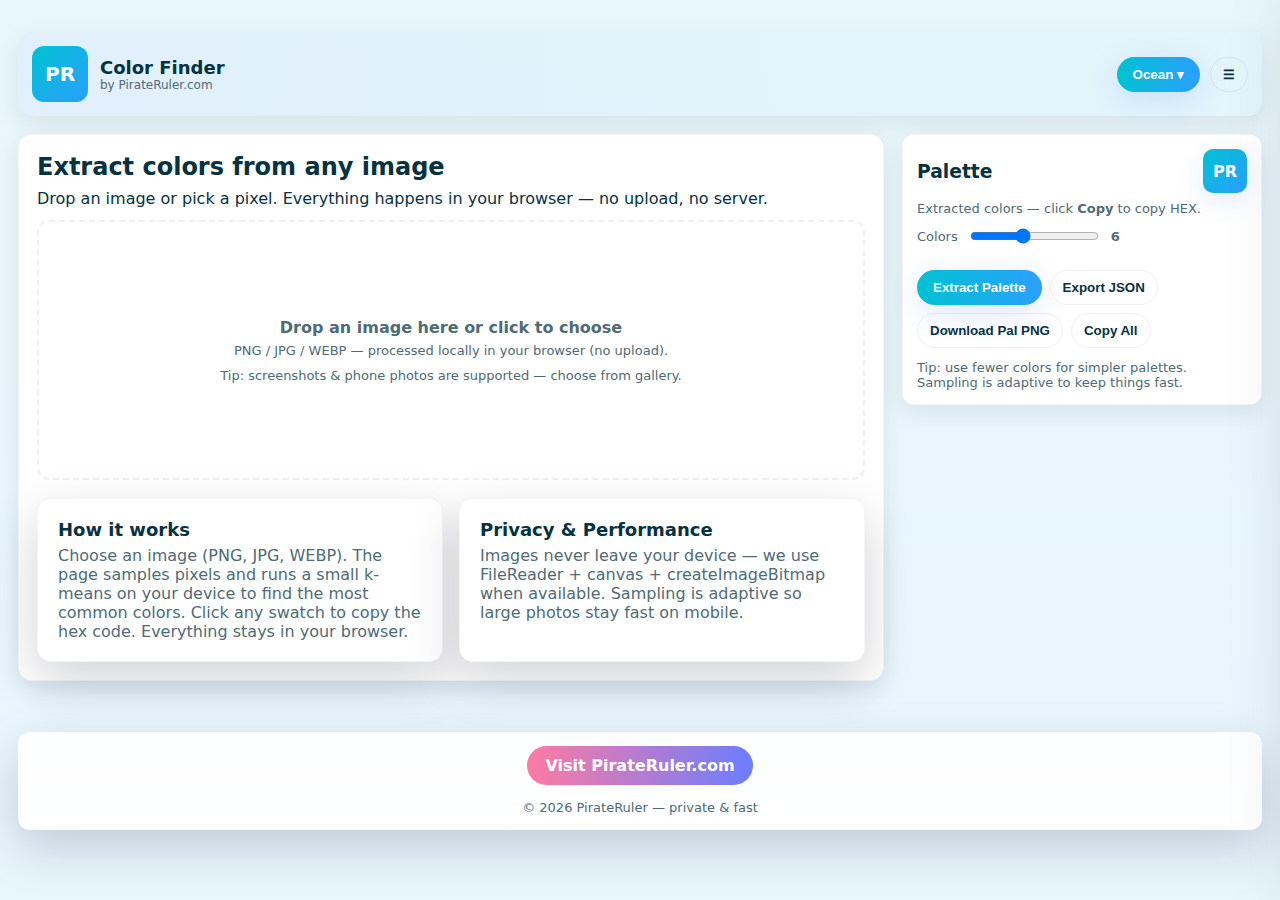
<file: index.html>
<!doctype html>
<html lang="en">
<head>
<meta charset="utf-8" />
<meta name="viewport" content="width=device-width,initial-scale=1" />
<title>Color Finder — PirateRuler</title>
<meta name="theme-color" content="#f7fbff" />
<link rel="icon" href='data:image/svg+xml;utf8,<svg xmlns="http://www.w3.org/2000/svg" width="64" height="64"><rect rx="14" width="64" height="64" fill="%236b7dff"/><text x="50%" y="50%" font-family="Inter,Arial,sans-serif" font-weight="800" font-size="26" text-anchor="middle" alignment-baseline="central" fill="white">PR</text></svg>'>
<style>
  /* PirateRuler tokens & themes */
  :root{
    --bg:#f3f7fb; --card:#ffffff; --muted:#6b7480; --text:#0b2130;
    --accent-start:#6b7dff; --accent-end:#0bb3ff;
    --glass: rgba(11,17,28,0.04);
    --radius:14px; --shadow-lg: 0 18px 50px rgba(3,12,30,0.18);
    --shadow-sm: 0 8px 24px rgba(3,12,30,0.08);
    --content-max:1280px;
  }
  html.theme-dark { --bg:#071225; --card:#061028; --muted:#98a7bf; --text:#e9f1ff; --accent-start:#5ab3ff; --accent-end:#6b7dff; --glass: rgba(255,255,255,0.02); }
  html.theme-ocean { --bg:#e8f7fb; --card:#ffffff; --muted:#4f6b75; --text:#063242; --accent-start:#00c2d1; --accent-end:#2b9fff; }
  html.theme-sunset{ --bg:#fff6f8; --card:#fff; --muted:#7a6b77; --text:#2a1020; --accent-start:#ff7aa2; --accent-end:#ffb86b; }
  html.theme-light { /* default */ }

  *{box-sizing:border-box}
  body{
    margin:0; font-family:Inter, system-ui, -apple-system, "Segoe UI", Roboto, Arial;
    background: linear-gradient(180deg,var(--bg), #e9f6ff);
    color:var(--text); -webkit-font-smoothing:antialiased;
  }
  a{color:inherit;text-decoration:none}
  .wrap{max-width:var(--content-max);margin:14px auto;padding:18px}

  /* Header (compact, single line on phones) */
  header.header{
    display:flex; align-items:center; justify-content:space-between; gap:12px;
    padding:14px; border-radius:14px;
    background:linear-gradient(90deg, rgba(107,125,255,0.06), rgba(11,179,255,0.02));
    box-shadow:var(--shadow-sm);
  }
  .brand{display:flex;align-items:center;gap:12px;min-width:0}
  .logo{width:56px;height:56px;border-radius:12px;background:linear-gradient(135deg,var(--accent-start),var(--accent-end));display:flex;align-items:center;justify-content:center;color:#fff;font-weight:900;font-size:20px;flex-shrink:0}
  .brand-text{min-width:0}
  .title-strong{font-weight:900;font-size:18px;white-space:nowrap;overflow:hidden;text-overflow:ellipsis}
  .by{font-size:12px;color:var(--muted)}

  /* theme button like calculator with glow */
  .controls{display:flex;gap:10px;align-items:center}
  .btn{padding:9px 12px;border-radius:999px;border:none;cursor:pointer;font-weight:800;background:transparent}
  .btn.ghost{background:transparent;border:1px solid rgba(0,0,0,0.06);color:var(--text)}
  .btn.theme {
    background:linear-gradient(90deg,var(--accent-start),var(--accent-end));
    color:white; box-shadow:0 8px 30px rgba(75,120,255,0.18);
    border-radius:999px;padding:10px 16px;
  }

  /* main grid layout */
  main{display:grid;grid-template-columns:1fr 360px;gap:18px;align-items:start;margin-top:18px;min-height:calc(100vh - 320px)}
  @media(max-width:980px){ main{grid-template-columns:1fr; } aside.right{position:relative;width:auto} }

  /* left card */
  .card{background:var(--card);border-radius:14px;padding:18px;box-shadow:var(--shadow-sm);border:1px solid rgba(0,0,0,0.04)}
  .drop{flex:1;min-height:260px;border-radius:12px;border:2px dashed rgba(0,0,0,0.06);display:flex;align-items:center;justify-content:center;padding:22px;text-align:center;color:var(--muted);cursor:pointer;background:linear-gradient(180deg, rgba(255,255,255,0.7), transparent)}
  input[type=file]{display:none}
  canvas{display:block;border-radius:12px;width:100%;height:auto;max-height:720px;object-fit:contain;background:transparent;box-shadow:0 8px 26px rgba(2,10,20,0.04) inset}
  .image-wrap{border-radius:14px;overflow:hidden}

  /* right panel (behaves like tools) */
  aside.right{align-self:start}
  .panel{padding:14px;border-radius:12px;background:var(--card);box-shadow:var(--shadow-sm);border:1px solid rgba(0,0,0,0.04)}
  .panel h3{margin:0 0 8px 0;font-weight:900}
  .muted{color:var(--muted);font-size:13px}

  .settings{display:flex;align-items:center;gap:10px;margin-top:10px;flex-wrap:wrap}
  .settings .small{font-size:13px;color:var(--muted)}

  /* palette grid / swatches */
  .palette{display:grid;grid-template-columns:repeat(1,1fr);gap:12px;margin-top:12px}
  @media(min-width:480px){ .palette{grid-template-columns:repeat(2,1fr)} }
  @media(min-width:900px){ .palette{grid-template-columns:repeat(1,1fr)} }

  .swatch{
    height:84px;border-radius:14px;display:flex;align-items:center;justify-content:space-between;padding:14px;color:var(--text);position:relative;overflow:hidden;border:1px solid rgba(0,0,0,0.04);
    transition:transform .14s ease, box-shadow .14s ease;
  }
  .swatch:hover{ transform:translateY(-6px); box-shadow:0 18px 40px rgba(3,12,30,0.12) }
  .sw-left{display:flex;flex-direction:column;gap:6px;z-index:2}
  .sw-hex{font-weight:900;color:inherit;font-size:16px;text-shadow:0 1px 0 rgba(255,255,255,0.18)}
  .sw-pct{font-weight:800;color:var(--muted);font-size:13px}
  .sw-copy{align-self:flex-end;padding:8px 12px;border-radius:999px;background:rgba(255,255,255,0.98);border:1px solid rgba(0,0,0,0.06);font-weight:800;cursor:pointer;z-index:2}
  .sw-copy:active{transform:translateY(1px)}
  .swatch::after{ content:""; position:absolute; inset:0; border-radius:14px; pointer-events:none; background: linear-gradient(180deg, rgba(255,255,255,0.02), rgba(0,0,0,0.02)); mix-blend-mode: overlay; }

  /* info cards under hero */
  .info-grid{display:grid;grid-template-columns:1fr;gap:16px;margin-top:12px}
  @media(min-width:900px){ .info-grid{grid-template-columns:1fr 1fr} }
  .info-card{padding:20px;border-radius:14px;background:var(--card);box-shadow:var(--shadow-lg);border:1px solid rgba(0,0,0,0.04)}
  .info-card h4{margin:0 0 6px 0;font-size:18px}
  .info-card p{margin:0;color:var(--muted)}

  /* small spinner */
  .spinner{width:36px;height:36px;border-radius:999px;border:4px solid rgba(255,255,255,0.3);border-left-color:rgba(255,255,255,0.9);animation:spin .9s linear infinite;display:inline-block}
  @keyframes spin{to{transform:rotate(360deg)}}

  /* footer */
  footer{margin-top:18px;padding:14px;border-radius:12px;background:linear-gradient(180deg, rgba(255,255,255,0.92), rgba(255,255,255,0.96));text-align:center;box-shadow:var(--shadow-lg)}
  footer .visit{padding:10px 18px;border-radius:999px;background:linear-gradient(90deg,#ff7aa2 0%, #6b7dff 100%);color:#fff;font-weight:800;text-decoration:none;display:inline-block}

  /* small helpers */
  .row{display:flex;gap:8px;align-items:center}
  .flex-fill{flex:1}
  .hide-mobile{display:inline-block}
  @media(max-width:480px){ .hide-mobile{display:none} }
</style>
</head>
<body>
  <div class="wrap">
    <!-- Header -->
    <header class="header">
      <div class="brand">
        <a href="/" aria-label="Home" style="display:flex;align-items:center;gap:12px">
          <div class="logo" aria-hidden="true">PR</div>
          <div class="brand-text">
            <div class="title-strong">Color Finder</div>
            <div class="by">by PirateRuler.com</div>
          </div>
        </a>
      </div>

      <div class="controls" role="navigation" aria-label="Header controls">
        <button id="themeBtn" class="btn theme" title="Theme">Ocean ▾</button>
        <button id="openSidebarBtn" class="btn ghost" title="Open menu">☰</button>
      </div>
    </header>

    <!-- Main grid -->
    <main>
      <!-- LEFT -->
      <section class="card" aria-labelledby="mainTitle">
        <h2 id="mainTitle" style="margin:0 0 8px 0">Extract colors from any image</h2>
        <div class="hint" style="margin-bottom:12px">Drop an image or pick a pixel. Everything happens in your browser — no upload, no server.</div>

        <div id="dropZone" class="drop" title="Click or drop an image" role="button" aria-label="Drop or select an image">
          <div id="dropInner">
            <div style="font-weight:900">Drop an image here or click to choose</div>
            <div class="muted" style="margin-top:6px">PNG / JPG / WEBP — processed locally in your browser (no upload).</div>
            <div style="margin-top:10px;color:var(--muted);font-size:13px">Tip: screenshots & phone photos are supported — choose from gallery.</div>
          </div>
        </div>

        <!-- hidden file input; works for screenshots and gallery picks on phones -->
        <input id="fileInput" type="file" accept="image/*" />

        <div id="canvasWrap" style="margin-top:14px;display:none" class="card image-wrap">
          <canvas id="imageCanvas" aria-label="Loaded image"></canvas>
          <div style="display:flex;gap:12px;align-items:center;justify-content:space-between;margin-top:10px">
            <div class="muted small">Click the image to pick a pixel — it will be added to the top of the palette.</div>
            <div class="row">
              <button id="zoomIn" class="btn ghost">Zoom +</button>
              <button id="zoomOut" class="btn ghost">Zoom -</button>
              <button id="clear" class="btn ghost">Clear</button>
            </div>
          </div>
        </div>

        <!-- Info cards moved under finder -->
        <div class="info-grid" style="margin-top:18px">
          <div class="info-card">
            <h4>How it works</h4>
            <p>Choose an image (PNG, JPG, WEBP). The page samples pixels and runs a small k-means on your device to find the most common colors. Click any swatch to copy the hex code. Everything stays in your browser.</p>
          </div>
          <div class="info-card">
            <h4>Privacy & Performance</h4>
            <p>Images never leave your device — we use FileReader + canvas + createImageBitmap when available. Sampling is adaptive so large photos stay fast on mobile.</p>
          </div>
        </div>
      </section>

      <!-- RIGHT: palette panel -->
      <aside class="right" id="rightPanel">
        <div class="panel" role="complementary" aria-label="Palette panel">
          <div style="display:flex;gap:12px;align-items:center">
            <h3 style="margin:0">Palette</h3>
            <div class="flex-fill"></div>
            <!-- small PR box (desktop only) -->
            <div style="display:inline-flex" title="PirateRuler">
              <div style="width:44px;height:44px;border-radius:10px;background:linear-gradient(135deg,var(--accent-start),var(--accent-end));display:flex;align-items:center;justify-content:center;color:#fff;font-weight:900;box-shadow:0 8px 26px rgba(11,107,255,0.12);">PR</div>
            </div>
          </div>

          <div class="muted" style="margin-top:8px">Extracted colors — click <strong>Copy</strong> to copy HEX.</div>

          <div class="settings">
            <div class="small muted">Colors</div>
            <input id="kRange" type="range" min="2" max="12" value="6" />
            <div class="small muted"><strong id="kValue">6</strong></div>
            <div class="flex-fill"></div>
            <div id="loadingIndicator" style="display:none"><span class="spinner" aria-hidden="true"></span></div>
          </div>

          <div class="palette" id="palette" aria-live="polite"></div>

          <div style="display:flex;gap:8px;margin-top:12px;flex-wrap:wrap">
            <button id="extractBtn" class="btn theme">Extract Palette</button>
            <button id="exportJSON" class="btn ghost">Export JSON</button>
            <button id="downloadPng" class="btn ghost">Download Pal PNG</button>
            <button id="copyAll" class="btn ghost">Copy All</button>
          </div>

          <div class="muted" style="margin-top:12px;font-size:13px">Tip: use fewer colors for simpler palettes. Sampling is adaptive to keep things fast.</div>
        </div>
      </aside>
    </main>

    <!-- Footer -->
    <footer>
      <a class="visit" href="https://pirateruler.com" target="_blank" rel="noopener noreferrer">Visit PirateRuler.com</a>
      <div style="height:12px"></div>
      <small class="muted">© <span id="year"></span> PirateRuler — private & fast</small>
    </footer>

    <!-- Sidebar (calculator-style) -->
    <aside id="sidebar" style="position:fixed;top:0;right:0;height:100vh;width:360px;transform:translateX(120%);background:var(--card);box-shadow:-40px 0 80px rgba(2,8,20,0.25);padding:20px;border-left:1px solid rgba(0,0,0,0.04);border-radius:0 0 0 14px;overflow:auto;z-index:90;">
      <div style="display:flex;justify-content:flex-end"><button id="closeSidebar" class="btn ghost">Close</button></div>
      <h3>PirateRuler Links</h3>
      <p class="muted">Quick links & backup resources</p>
      <nav style="display:flex;flex-direction:column;gap:12px;margin-top:10px">
        <a href="https://www.pirateruler.com/post/about.html" target="_blank" rel="noopener noreferrer">About — PirateRuler</a>
        <a href="https://www.pirateruler.com/post/privacy.html" target="_blank" rel="noopener noreferrer">Privacy Policy</a>
        <a href="https://www.pirateruler.com/post/contact.html" target="_blank" rel="noopener noreferrer">Contact</a>
        <a href="https://www.pirateruler.com/post/terms.html" target="_blank" rel="noopener noreferrer">Terms & Service</a>
      </nav>
      <div style="margin-top:18px;color:var(--muted);font-size:13px">If this site is offline you can visit PirateRuler for backups & resources:<br><a href="https://pirateruler.com" target="_blank" rel="noopener noreferrer">pirateruler.com</a></div>
    </aside>
  </div>

<script>
  // small helpers
  document.getElementById('year').textContent = new Date().getFullYear();
  const root = document.documentElement;
  const themeBtn = document.getElementById('themeBtn');
  const themes = ['theme-ocean','theme-light','theme-dark','theme-sunset'];
  const themeNames = { 'theme-ocean':'Ocean', 'theme-light':'Light', 'theme-dark':'Dark', 'theme-sunset':'Sunset' };
  const savedTheme = localStorage.getItem('pr-theme') || 'theme-ocean';
  applyTheme(savedTheme);
  themeBtn.addEventListener('click', ()=> {
    const current = themes.indexOf([...root.classList].find(c=>themes.includes(c)) || savedTheme);
    const next = (current + 1) % themes.length;
    applyTheme(themes[next]);
    localStorage.setItem('pr-theme', themes[next]);
  });
  function applyTheme(cls){
    themes.forEach(t=> root.classList.remove(t));
    root.classList.add(cls);
    themeBtn.textContent = (themeNames[cls] || 'Ocean') + ' ▾';
  }

  // sidebar
  const sidebar = document.getElementById('sidebar');
  const openSidebarBtn = document.getElementById('openSidebarBtn');
  const closeSidebarBtn = document.getElementById('closeSidebar');
  function openSidebar(){ sidebar.style.transform='translateX(0)'; sidebar.setAttribute('aria-hidden','false'); }
  function closeSidebar(){ sidebar.style.transform='translateX(120%)'; sidebar.setAttribute('aria-hidden','true'); }
  openSidebarBtn.addEventListener('click', ()=> {
    if(window.innerWidth < 980){ openSidebar(); sidebar.scrollIntoView({behavior:'smooth'}); } else openSidebar();
  });
  closeSidebarBtn.addEventListener('click', closeSidebar);
  document.addEventListener('keydown', e=> { if(e.key === 'Escape') closeSidebar(); });

  // main elements
  const drop = document.getElementById('dropZone');
  const fileIn = document.getElementById('fileInput');
  const canvas = document.getElementById('imageCanvas');
  const ctx = canvas.getContext('2d', { willReadFrequently:true });
  const canvasWrap = document.getElementById('canvasWrap');
  const kRange = document.getElementById('kRange');
  const kValue = document.getElementById('kValue');
  const paletteEl = document.getElementById('palette');
  const extractBtn = document.getElementById('extractBtn');
  const exportJSON = document.getElementById('exportJSON');
  const downloadPng = document.getElementById('downloadPng');
  const clearBtn = document.getElementById('clear');
  const zoomIn = document.getElementById('zoomIn');
  const zoomOut = document.getElementById('zoomOut');
  const copyAll = document.getElementById('copyAll');
  const loadingIndicator = document.getElementById('loadingIndicator');

  let img = new Image();
  let imgLoaded = false;
  let scale = 1;
  let lastPalette = [];
  let lastObjectUrl = null;

  // drop / pick handlers
  drop.addEventListener('click', ()=> fileIn.click());
  drop.addEventListener('dragover', e=> { e.preventDefault(); drop.style.borderColor='rgba(0,0,0,0.12)'; });
  drop.addEventListener('dragleave', e=> { e.preventDefault(); drop.style.borderColor=''; });
  drop.addEventListener('drop', e=> { e.preventDefault(); const f = e.dataTransfer.files && e.dataTransfer.files[0]; if(f) handleFile(f); });

  fileIn.addEventListener('change', e=> { if(e.target.files[0]) handleFile(e.target.files[0]); });

  function handleFile(file){
    if(!file.type.startsWith('image/')) return alert('Choose an image file.');
    // revoke previous
    if(lastObjectUrl){ URL.revokeObjectURL(lastObjectUrl); lastObjectUrl = null; }
    // prefer FileReader -> dataURL (more compatible on iOS)
    const reader = new FileReader();
    reader.onerror = ()=> alert('Could not read file.');
    reader.onload = async (evt) => {
      const dataUrl = evt.target.result;
      // create object url for createImageBitmap fallback if needed
      try {
        await loadImageFromDataURL(dataUrl);
      } catch(err){
        console.error('load error', err);
        alert('Could not decode image. Try a different image or screenshot format.');
      }
    };
    reader.readAsDataURL(file);
    // reset input to allow reselecting same file
    fileIn.value = '';
  }

  async function loadImageFromDataURL(dataUrl){
    showLoading(true);
    // clean canvas area first
    try { ctx.clearRect(0,0,canvas.width,canvas.height); } catch(e){/*ignore*/}

    // try using createImageBitmap first (fast / avoids some Safari race issues)
    let bitmap = null;
    if(window.createImageBitmap){
      try{
        // createImageBitmap can accept a Blob; convert dataURL -> blob
        const blob = dataURLtoBlob(dataUrl);
        bitmap = await createImageBitmap(blob);
      } catch(e){
        // fallback to image decode path below
        bitmap = null;
      }
    }

    if(bitmap){
      // draw bitmap
      const maxW = Math.min(1200, window.innerWidth - 420);
      const ratio = Math.min(1, maxW / bitmap.width, 900 / bitmap.height);
      const w = Math.round(bitmap.width * ratio), h = Math.round(bitmap.height * ratio);
      canvas.width = w; canvas.height = h;
      ctx.clearRect(0,0,w,h);
      ctx.drawImage(bitmap, 0, 0, w, h);
      imgLoaded = true;
      showLoading(false);
      // auto-extract
      setTimeout(()=> extractPalette(), 120);
      return;
    }

    // fallback: standard Image + decode
    return new Promise((resolve, reject) => {
      const image = new Image();
      image.onload = async () => {
        try {
          // ensure fully decoded (img.decode exists on modern browsers)
          if(image.decode) {
            try { await image.decode(); } catch(e){ /* continue even if decode fails */ }
          }
          // fit canvas
          const maxW = Math.min(1200, window.innerWidth - 420);
          const ratio = Math.min(1, maxW / image.naturalWidth, 900 / image.naturalHeight);
          const w = Math.round(image.naturalWidth * ratio), h = Math.round(image.naturalHeight * ratio);
          canvas.width = w; canvas.height = h;
          ctx.clearRect(0,0,w,h);
          ctx.drawImage(image, 0, 0, w, h);
          imgLoaded = true;
          showLoading(false);
          // slight delay to guard against platform race; then try extract
          setTimeout(()=> { extractPalette().then(()=>resolve()).catch(()=>resolve()); }, 140);
        } catch(e){
          showLoading(false);
          reject(e);
        }
      };
      image.onerror = (e) => { showLoading(false); reject(e); };
      image.src = dataUrl;
      // keep reference so GC doesn't drop quickly on some platforms
      img = image;
    });
  }

  // small helper to convert dataURL -> Blob
  function dataURLtoBlob(dataurl) {
    const parts = dataurl.split(','), meta = parts[0].match(/:(.*?);/);
    const mime = meta ? meta[1] : 'image/png';
    const bstr = atob(parts[1]);
    let n = bstr.length;
    const u8arr = new Uint8Array(n);
    while(n--) u8arr[n] = bstr.charCodeAt(n);
    return new Blob([u8arr], {type:mime});
  }

  // zoom
  zoomIn.addEventListener('click', ()=> {
    if(!imgLoaded) return;
    scale = Math.min(3, scale + 0.25);
    resizeCanvas();
  });
  zoomOut.addEventListener('click', ()=> {
    if(!imgLoaded) return;
    scale = Math.max(0.5, scale - 0.25);
    resizeCanvas();
  });
  function resizeCanvas(){
    if(!imgLoaded) return;
    // If we have an Image object use its natural dimensions, otherwise simply scale current canvas
    const naturalW = img && (img.naturalWidth || img.width) || canvas.width;
    const naturalH = img && (img.naturalHeight || img.height) || canvas.height;
    const maxW = Math.min(1200, window.innerWidth - 420);
    const w = Math.round(Math.min(naturalW, maxW) * scale);
    const h = Math.round(w * (naturalH / naturalW));
    const tmp = document.createElement('canvas');
    tmp.width = canvas.width; tmp.height = canvas.height;
    tmp.getContext('2d').drawImage(canvas,0,0);
    canvas.width = w; canvas.height = h;
    ctx.clearRect(0,0,w,h);
    ctx.drawImage(tmp, 0, 0, tmp.width, tmp.height, 0, 0, w, h);
  }

  // k range UI
  kRange.addEventListener('input', ()=> kValue.textContent = kRange.value);

  // palette extraction with retries for iOS issues
  extractBtn.addEventListener('click', extractPalette);

  async function extractPalette(){
    if(!imgLoaded) return alert('Load an image first.');
    showLoading(true);
    // attempt to read pixels; if we get no pixels, retry a few times with small delays (iOS race)
    let attempts = 0, data = null;
    while(attempts < 4){
      try {
        data = ctx.getImageData(0,0,canvas.width,canvas.height).data;
        // check if data contains any non-zero alpha or color
        let visible = false;
        for(let i=0;i<data.length;i+=4){
          if(data[i+3] !== 0){ visible = true; break; }
        }
        if(!visible){
          // retry after small delay
          attempts++;
          await new Promise(r=>setTimeout(r, 140 + attempts*60));
          continue;
        }
        break;
      } catch(e){
        // getImageData might throw if canvas is tainted; bail with message
        console.error('getImageData error', e);
        showLoading(false);
        return alert('Failed to read image pixels. The image might be blocked due to browser security. Try a different image or convert it to PNG/JPG first.');
      }
    }

    if(!data){
      showLoading(false);
      return alert('No visible pixels found (image may be transparent). Try a different image or screenshot.');
    }

    // collect sampled pixels
    const w = canvas.width, h = canvas.height;
    const pixels = [];
    const targetSamples = 40000;
    const step = Math.max(1, Math.round(Math.sqrt((w*h)/targetSamples)));
    for(let y=0;y<h;y+=step){
      for(let x=0;x<w;x+=step){
        const i = (y*w + x)*4;
        const a = data[i+3];
        if(a === 0) continue;
        const r = data[i], g = data[i+1], b = data[i+2];
        pixels.push([r,g,b]);
      }
    }

    if(pixels.length === 0){
      showLoading(false);
      return alert('No visible pixels found (image may be transparent).');
    }

    const k = Math.min(12, Math.max(2, parseInt(kRange.value,10) || 6));
    const {centroids, counts} = kmeans(pixels, k, {maxIter:30});
    let items = centroids.map((c,i)=>({rgb:c, count:counts[i]})).filter(Boolean);
    items = items.sort((a,b)=>b.count - a.count);
    lastPalette = items.map(it => {
      const hex = rgbToHex(...it.rgb);
      const pct = Math.round((it.count / pixels.length) * 100);
      return {hex, rgb: it.rgb, pct};
    });
    if(lastPalette.length === 0){
      // fallback: sample first N pixels
      const fallback = pixels.slice(0, Math.min(6,pixels.length));
      lastPalette = fallback.map(px=>({hex: rgbToHex(px[0],px[1],px[2]), rgb:px, pct: Math.round(100/fallback.length)}));
    }
    renderPalette();
    showLoading(false);
  }

  // render swatches
  function renderPalette(){
    paletteEl.innerHTML = '';
    lastPalette.forEach(p => {
      const sw = document.createElement('div');
      sw.className = 'swatch';
      sw.style.background = p.hex;
      const textColor = getContrastColor(p.hex);
      sw.style.color = textColor;
      sw.innerHTML = `
        <div class="sw-left">
          <div class="sw-hex">${p.hex}</div>
          <div class="sw-pct">${p.pct}%</div>
        </div>
        <div style="display:flex;align-items:center;gap:8px;z-index:2">
          <button class="sw-copy" data-hex="${p.hex}">Copy</button>
        </div>
      `;
      paletteEl.appendChild(sw);
    });

    paletteEl.querySelectorAll('.sw-copy').forEach(btn => {
      btn.addEventListener('click', (e) => {
        const hex = e.currentTarget.dataset.hex;
        navigator.clipboard.writeText(hex).then(()=> {
          const prev = e.currentTarget.textContent;
          e.currentTarget.textContent = 'Copied';
          setTimeout(()=> e.currentTarget.textContent = prev, 900);
        });
      });
    });
  }

  // export & download
  exportJSON.addEventListener('click', ()=>{
    if(!lastPalette.length) return alert('No palette to export.');
    const data = {palette: lastPalette, createdAt: new Date().toISOString()};
    const blob = new Blob([JSON.stringify(data,null,2)], {type:'application/json'});
    const url = URL.createObjectURL(blob);
    const a = document.createElement('a'); a.href = url; a.download = 'palette.json'; document.body.appendChild(a); a.click(); a.remove(); URL.revokeObjectURL(url);
  });
  downloadPng.addEventListener('click', ()=> {
    if(!lastPalette.length) return alert('No palette to download.');
    const sw = Math.max(80, Math.floor(900 / lastPalette.length));
    const w = sw * lastPalette.length, h = 160;
    const c = document.createElement('canvas'); c.width = w; c.height = h;
    const g = c.getContext('2d');
    lastPalette.forEach((p,i)=>{
      g.fillStyle = p.hex; g.fillRect(i*sw, 0, sw, h);
      g.fillStyle = getContrastColor(p.hex); g.font = '700 14px Inter, Arial'; g.textAlign = 'center';
      g.fillText(p.hex, i*sw + sw/2, h - 18);
    });
    const url = c.toDataURL('image/png');
    const a = document.createElement('a'); a.href = url; a.download = 'palette.png'; document.body.appendChild(a); a.click(); a.remove();
  });
  copyAll.addEventListener('click', ()=> {
    if(!lastPalette.length) return;
    const all = lastPalette.map(p=>p.hex).join(', ');
    navigator.clipboard.writeText(all).then(()=> {
      const prev = copyAll.textContent;
      copyAll.textContent = 'Copied';
      setTimeout(()=> copyAll.textContent = prev, 1200);
    });
  });

  // single-pixel sample on click (adds to top)
  canvas.addEventListener('click', (e)=>{
    if(!imgLoaded) return;
    const rect = canvas.getBoundingClientRect();
    const x = Math.floor((e.clientX - rect.left) * (canvas.width / rect.width));
    const y = Math.floor((e.clientY - rect.top) * (canvas.height / rect.height));
    try{
      const px = ctx.getImageData(x, y, 1, 1).data;
      const hex = rgbToHex(px[0], px[1], px[2]);
      lastPalette.unshift({hex, rgb:[px[0],px[1],px[2]], pct:1});
      const uniq = [];
      for(const it of lastPalette){
        if(!uniq.some(u=>u.hex===it.hex)) uniq.push(it);
        if(uniq.length >= 12) break;
      }
      lastPalette = uniq;
      renderPalette();
    }catch(e){
      console.error(e);
    }
  });

  // clear
  clearBtn.addEventListener('click', ()=> {
    try{ ctx.clearRect(0,0,canvas.width,canvas.height); }catch(e){}
    canvas.width = canvas.height = 0;
    canvasWrap.style.display = 'none';
    imgLoaded = false; lastPalette = []; paletteEl.innerHTML = '';
    fileIn.value = '';
  });

  // resize behavior
  window.addEventListener('resize', ()=> {
    // keep canvas as-is; user can re-upload for full resolution or use zoom controls
  });

  // hover visual
  drop.addEventListener('mouseenter', ()=> drop.style.boxShadow = '0 8px 30px rgba(3,12,30,0.06)');
  drop.addEventListener('mouseleave', ()=> drop.style.boxShadow = 'none');

  // utilities
  function showLoading(on){
    loadingIndicator.style.display = on ? 'inline-block' : 'none';
  }
  function getContrastColor(hex){
    const c = hex.replace('#','');
    const r = parseInt(c.substr(0,2),16), g = parseInt(c.substr(2,2),16), b = parseInt(c.substr(4,2),16);
    const yiq = (r*299 + g*587 + b*114)/1000;
    return (yiq >= 150) ? '#111' : '#fff';
  }
  function componentToHex(c){ const s = c.toString(16); return s.length==1 ? '0'+s : s; }
  function rgbToHex(r,g,b){ return '#'+componentToHex(r)+componentToHex(g)+componentToHex(b); }

  // kmeans (same robust implementation)
  function kmeans(samples, k, opts={}){
    const maxIter = opts.maxIter || 24;
    const centroids = [];
    const used = new Set();
    while(centroids.length < k && used.size < samples.length){
      const idx = Math.floor(Math.random()*samples.length);
      if(used.has(idx)) continue;
      used.add(idx);
      centroids.push(samples[idx].slice());
    }
    while(centroids.length < k){
      centroids.push(samples[Math.floor(Math.random()*samples.length)].slice());
    }
    const assignments = new Array(samples.length).fill(-1);
    let counts = new Array(k).fill(0);
    for(let iter=0; iter<maxIter; iter++){
      let changed = false;
      for(let i=0;i<samples.length;i++){
        const s = samples[i];
        let best=0, bestd=dist2(s, centroids[0]);
        for(let j=1;j<k;j++){
          const d = dist2(s, centroids[j]);
          if(d < bestd){ bestd = d; best = j; }
        }
        if(assignments[i] !== best){ assignments[i] = best; changed = true; }
      }
      const sums = new Array(k).fill(0).map(()=>[0,0,0]);
      const cnts = new Array(k).fill(0);
      for(let i=0;i<samples.length;i++){
        const a = assignments[i];
        const s = samples[i];
        sums[a][0] += s[0]; sums[a][1] += s[1]; sums[a][2] += s[2];
        cnts[a] ++;
      }
      for(let j=0;j<k;j++){
        if(cnts[j] === 0){
          centroids[j] = samples[Math.floor(Math.random()*samples.length)].slice();
          counts[j] = 1;
        } else {
          centroids[j] = [ Math.round(sums[j][0]/cnts[j]), Math.round(sums[j][1]/cnts[j]), Math.round(sums[j][2]/cnts[j]) ];
          counts[j] = cnts[j];
        }
      }
      if(!changed) break;
    }
    return {centroids, counts};
  }
  function dist2(a,b){ const dr=a[0]-b[0], dg=a[1]-b[1], db=a[2]-b[2]; return dr*dr+dg*dg+db*db; }
</script>
</body>
</html>
</file>
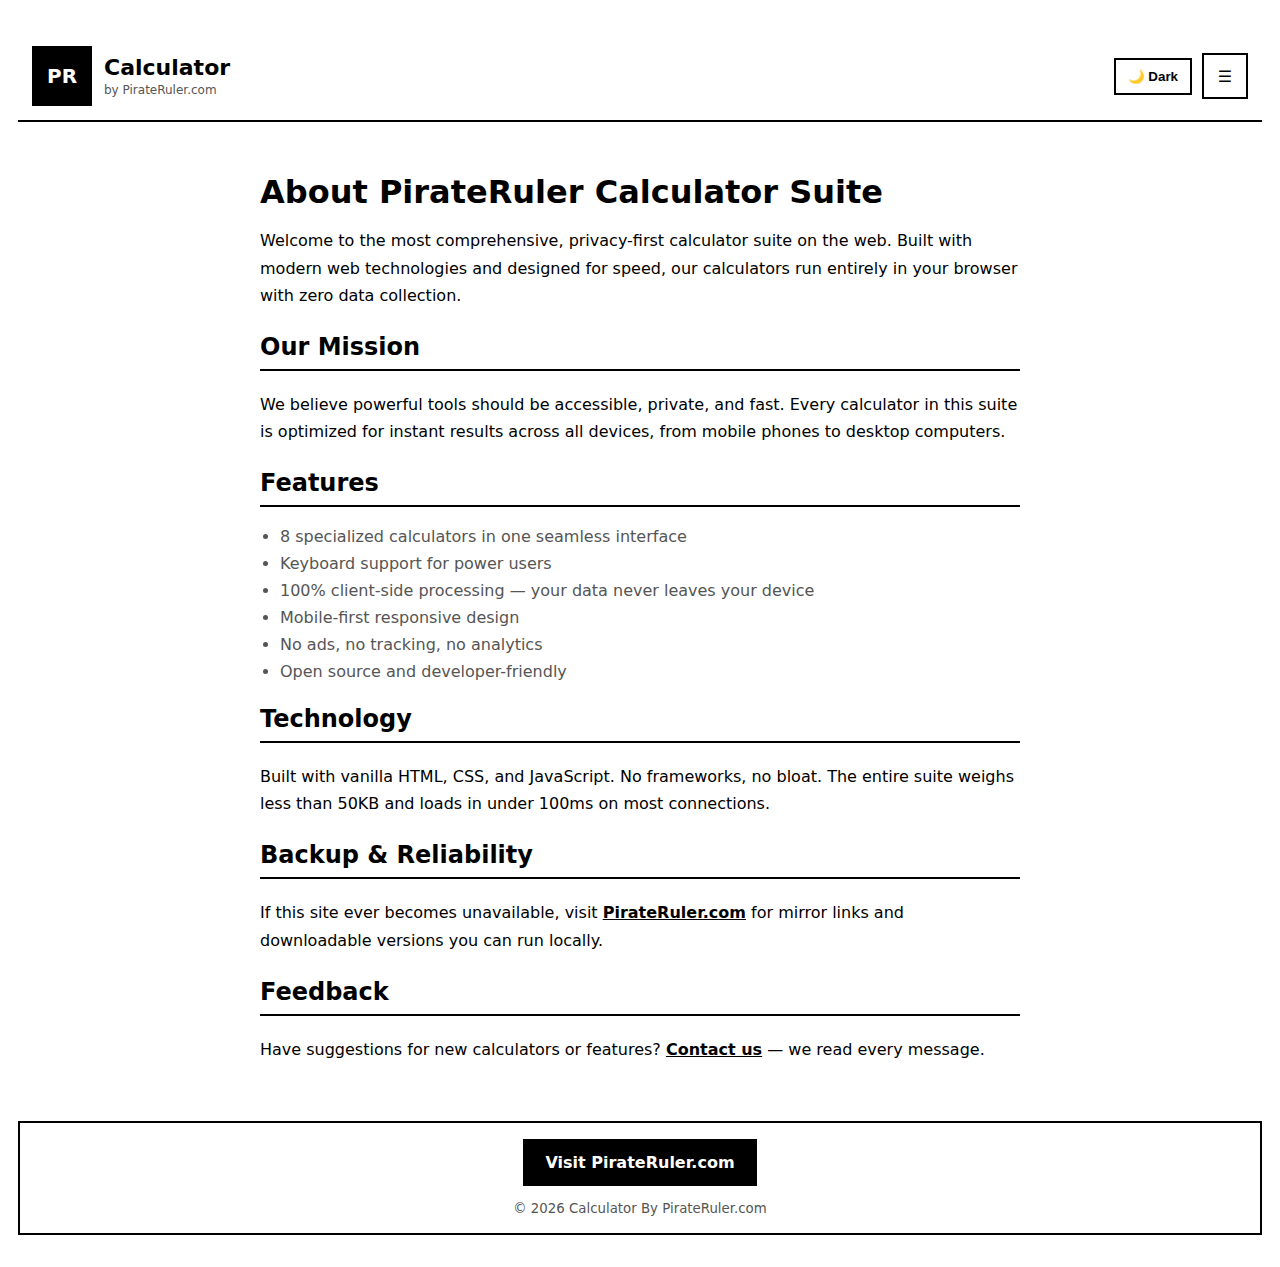
<file: about.html>
<!doctype html>
<html lang="en">
<head>
<meta charset="utf-8" />
<meta name="viewport" content="width=device-width,initial-scale=1" />
<title>About - Calculator By PirateRuler.com</title>
<meta name="description" content="About PirateRuler Calculator Suite - Privacy-first, fast calculators that run entirely in your browser." />
<link rel="icon" href="data:image/svg+xml,%3Csvg xmlns='http://www.w3.org/2000/svg' width='64' height='64'%3E%3Crect rx='14' width='64' height='64' fill='%23000'/%3E%3Ctext x='50%25' y='50%25' font-family='Inter,Arial,sans-serif' font-weight='800' font-size='26' text-anchor='middle' alignment-baseline='central' fill='white'%3EPR%3C/text%3E%3C/svg%3E">
<style>
  :root{
    --bg:#ffffff; --card:#ffffff; --muted:#555555; --text:#000000;
    --border:#000000; --accent:#000000;
  }
  html.dark {
    --bg:#121212; --card:#1e1e1e; --muted:#aaaaaa; --text:#ffffff;
    --border:#ffffff; --accent:#ffffff;
  }
  *{box-sizing:border-box}
  body{background:var(--bg); font-family:Inter, system-ui, -apple-system, "Segoe UI", Roboto, Arial; color:var(--text); margin:0; -webkit-font-smoothing:antialiased; transition:background 0.3s, color 0.3s;}
  a{color:inherit;text-decoration:none}
  .container{max-width:1280px;margin:14px auto;padding:18px;}
  header.header{display:flex; align-items:center; justify-content:space-between; gap:12px; padding:14px; border-radius:0; background:var(--card); border-bottom:2px solid var(--border);}
  .brand{display:flex; align-items:center; gap:12px;}
  .logo{width:60px;height:60px;border-radius:0;display:flex;align-items:center;justify-content:center;font-weight:800; background:var(--accent); color:var(--bg); font-size:20px;}
  .brand-title .title-strong{font-size:22px;font-weight:900;margin:0}
  .brand-title .by{font-size:12px;color:var(--muted); margin-top:3px}
  .header-actions{display:flex; gap:10px; align-items:center;}
  .btn{padding:9px 12px;border-radius:0;border:2px solid var(--border); cursor:pointer; font-weight:700; background:var(--bg); color:var(--text); transition:all 0.2s;}
  .btn:hover{background:var(--accent); color:var(--bg);}
  .hamb{width:46px;height:46px;display:flex;align-items:center;justify-content:center;cursor:pointer; border:2px solid var(--border); font-weight:bold;}
  .page-content{max-width:800px; margin:0 auto; padding:30px 20px;}
  .page-content h1{font-weight:900; font-size:32px; margin-bottom:16px;}
  .page-content h2{font-weight:900; border-bottom:2px solid var(--border); padding-bottom:8px; margin-top:24px;}
  .page-content h3{font-weight:800; margin-top:20px;}
  .page-content p{line-height:1.7; margin:12px 0;}
  .page-content ul{margin:12px 0; padding-left:20px;}
  .page-content li{margin:8px 0; color:var(--muted);}
  .page-content a{text-decoration:underline; font-weight:700;}
  footer{margin-top:16px; padding:16px; border:2px solid var(--border); background:var(--card); text-align:center;}
  .visit{padding:12px 20px; display:inline-block; background:var(--accent); color:var(--bg); font-weight:800; text-decoration:none; border:2px solid var(--border);}
  .muted{color:var(--muted)}
  /* Sidebar */
  .sidebar{position:fixed; top:0; right:0; height:100vh; width:360px; max-width:94vw; transform:translateX(120%); transition:transform .28s; z-index:90; background:var(--card); border-left:2px solid var(--border); padding:20px; overflow:auto;}
  .sidebar.open{transform:translateX(0);}
  .close{display:flex; justify-content:flex-end;}
  .nav-list{margin-top:10px; display:flex; flex-direction:column; gap:12px}
  .nav-list a{display:block; padding:14px; border:2px solid var(--border); background:var(--bg); color:var(--text); font-weight:600; transition:all 0.2s;}
  .nav-list a:hover{background:var(--accent); color:var(--bg);}
  .backup{margin-top:18px; color:var(--muted); font-size:13px; border-top:1px solid var(--border); padding-top:12px;}
</style>
</head>
<body>
<div class="container">
  <header class="header">
    <div class="brand">
      <a href="index.html" style="display:flex; align-items:center; gap:12px">
        <div class="logo">PR</div>
        <div class="brand-title">
          <div class="title-strong">Calculator</div>
          <div class="by">by PirateRuler.com</div>
        </div>
      </a>
    </div>
    <div class="header-actions">
      <button class="btn ghost" id="themeBtn">🌙 Dark</button>
      <div class="hamb" id="hambBtn">☰</div>
    </div>
  </header>

  <main class="page-content">
    <h1>About PirateRuler Calculator Suite</h1>
    <p>Welcome to the most comprehensive, privacy-first calculator suite on the web. Built with modern web technologies and designed for speed, our calculators run entirely in your browser with zero data collection.</p>
    
    <h2>Our Mission</h2>
    <p>We believe powerful tools should be accessible, private, and fast. Every calculator in this suite is optimized for instant results across all devices, from mobile phones to desktop computers.</p>
    
    <h2>Features</h2>
    <ul>
      <li>8 specialized calculators in one seamless interface</li>
      <li>Keyboard support for power users</li>
      <li>100% client-side processing — your data never leaves your device</li>
      <li>Mobile-first responsive design</li>
      <li>No ads, no tracking, no analytics</li>
      <li>Open source and developer-friendly</li>
    </ul>
    
    <h2>Technology</h2>
    <p>Built with vanilla HTML, CSS, and JavaScript. No frameworks, no bloat. The entire suite weighs less than 50KB and loads in under 100ms on most connections.</p>
    
    <h2>Backup & Reliability</h2>
    <p>If this site ever becomes unavailable, visit <a href="https://pirateruler.com" target="_blank">PirateRuler.com</a> for mirror links and downloadable versions you can run locally.</p>
    
    <h2>Feedback</h2>
    <p>Have suggestions for new calculators or features? <a href="contact.html">Contact us</a> — we read every message.</p>
  </main>

  <footer>
    <a class="visit" href="https://pirateruler.com" target="_blank">Visit PirateRuler.com</a>
    <div style="height:12px"></div>
    <small class="muted">© <span id="year"></span> Calculator By PirateRuler.com</small>
  </footer>
</div>

<aside id="sidebar" class="sidebar">
  <div class="close"><button class="ghost" id="closeSidebar">Close</button></div>
  <h3>PirateRuler Links</h3>
  <nav class="nav-list">
    <a href="about.html">About — PirateRuler</a>
    <a href="privacy.html">Privacy Policy</a>
    <a href="contact.html">Contact</a>
    <a href="terms.html">Terms & Service</a>
    <a href="resources.html">Backup Resources</a>
  </nav>
  <div class="backup">
    If this site is offline you can visit PirateRuler for backups & resources:<br><a href="https://pirateruler.com" target="_blank">pirateruler.com</a>
  </div>
</aside>

<script>
  document.getElementById('year').textContent = new Date().getFullYear();
  const themeBtn = document.getElementById('themeBtn');
  function toggleTheme() {
    const isDark = document.documentElement.classList.toggle('dark');
    localStorage.setItem('theme', isDark ? 'dark' : 'light');
    themeBtn.textContent = isDark ? '☀️ Light' : '🌙 Dark';
  }
  const savedTheme = localStorage.getItem('theme');
  if (savedTheme === 'dark') {
    document.documentElement.classList.add('dark');
    themeBtn.textContent = '☀️ Light';
  }
  themeBtn.addEventListener('click', toggleTheme);
  const sidebar = document.getElementById('sidebar');
  const hambBtn = document.getElementById('hambBtn');
  const closeSidebar = document.getElementById('closeSidebar');
  function openSidebar(){ sidebar.classList.add('open'); sidebar.setAttribute('aria-hidden','false'); }
  function closeSB(){ sidebar.classList.remove('open'); sidebar.setAttribute('aria-hidden','true'); }
  hambBtn.addEventListener('click', openSidebar);
  closeSidebar.addEventListener('click', closeSB);
  document.addEventListener('click', e => { if(sidebar.classList.contains('open') && !sidebar.contains(e.target) && !hambBtn.contains(e.target)) closeSB(); });
</script>
</body>
</html>
</file>
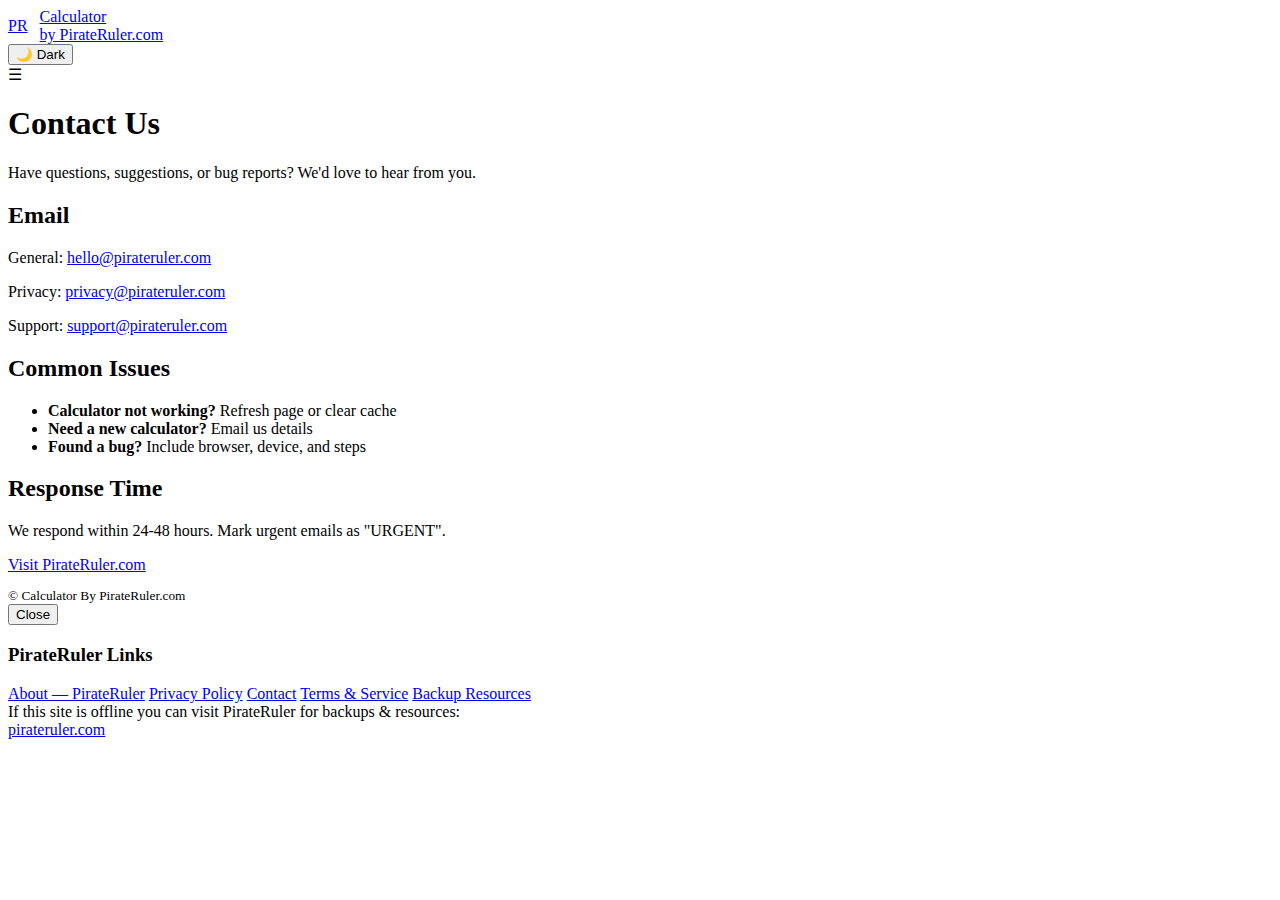
<file: contact.html>
<!doctype html>
<html lang="en">
<head>
<meta charset="utf-8" />
<meta name="viewport" content="width=device-width,initial-scale=1" />
<title>Contact - Calculator By PirateRuler.com</title>
<meta name="description" content="Contact PirateRuler Calculator Suite — Get help, report bugs, or suggest features." />
<link rel="icon" href="data:image/svg+xml,%3Csvg xmlns='http://www.w3.org/2000/svg' width='64' height='64'%3E%3Crect rx='14' width='64' height='64' fill='%23000'/%3E%3Ctext x='50%25' y='50%25' font-family='Inter,Arial,sans-serif' font-weight='800' font-size='26' text-anchor='middle' alignment-baseline='central' fill='white'%3EPR%3C/text%3E%3C/svg%3E">
<style>/* Same CSS as about.html */</style>
</head>
<body>
<div class="container">
  <header class="header">
    <div class="brand">
      <a href="index.html" style="display:flex; align-items:center; gap:12px">
        <div class="logo">PR</div>
        <div class="brand-title">
          <div class="title-strong">Calculator</div>
          <div class="by">by PirateRuler.com</div>
        </div>
      </a>
    </div>
    <div class="header-actions">
      <button class="btn ghost" id="themeBtn">🌙 Dark</button>
      <div class="hamb" id="hambBtn">☰</div>
    </div>
  </header>

  <main class="page-content">
    <h1>Contact Us</h1>
    <p>Have questions, suggestions, or bug reports? We'd love to hear from you.</p>
    <h2>Email</h2>
    <p>General: <a href="mailto:hello@pirateruler.com">hello@pirateruler.com</a></p>
    <p>Privacy: <a href="mailto:privacy@pirateruler.com">privacy@pirateruler.com</a></p>
    <p>Support: <a href="mailto:support@pirateruler.com">support@pirateruler.com</a></p>
    <h2>Common Issues</h2>
    <ul>
      <li><strong>Calculator not working?</strong> Refresh page or clear cache</li>
      <li><strong>Need a new calculator?</strong> Email us details</li>
      <li><strong>Found a bug?</strong> Include browser, device, and steps</li>
    </ul>
    <h2>Response Time</h2>
    <p>We respond within 24-48 hours. Mark urgent emails as "URGENT".</p>
  </main>

  <footer>
    <a class="visit" href="https://pirateruler.com" target="_blank">Visit PirateRuler.com</a>
    <div style="height:12px"></div>
    <small class="muted">© <span id="year"></span> Calculator By PirateRuler.com</small>
  </footer>
</div>

<aside id="sidebar" class="sidebar">
  <div class="close"><button class="ghost" id="closeSidebar">Close</button></div>
  <h3>PirateRuler Links</h3>
  <nav class="nav-list">
    <a href="about.html">About — PirateRuler</a>
    <a href="privacy.html">Privacy Policy</a>
    <a href="contact.html">Contact</a>
    <a href="terms.html">Terms & Service</a>
    <a href="resources.html">Backup Resources</a>
  </nav>
  <div class="backup">
    If this site is offline you can visit PirateRuler for backups & resources:<br><a href="https://pirateruler.com" target="_blank">pirateruler.com</a>
  </div>
</aside>

<script>/* Same script as about.html */</script>
</body>
</html>
</file>
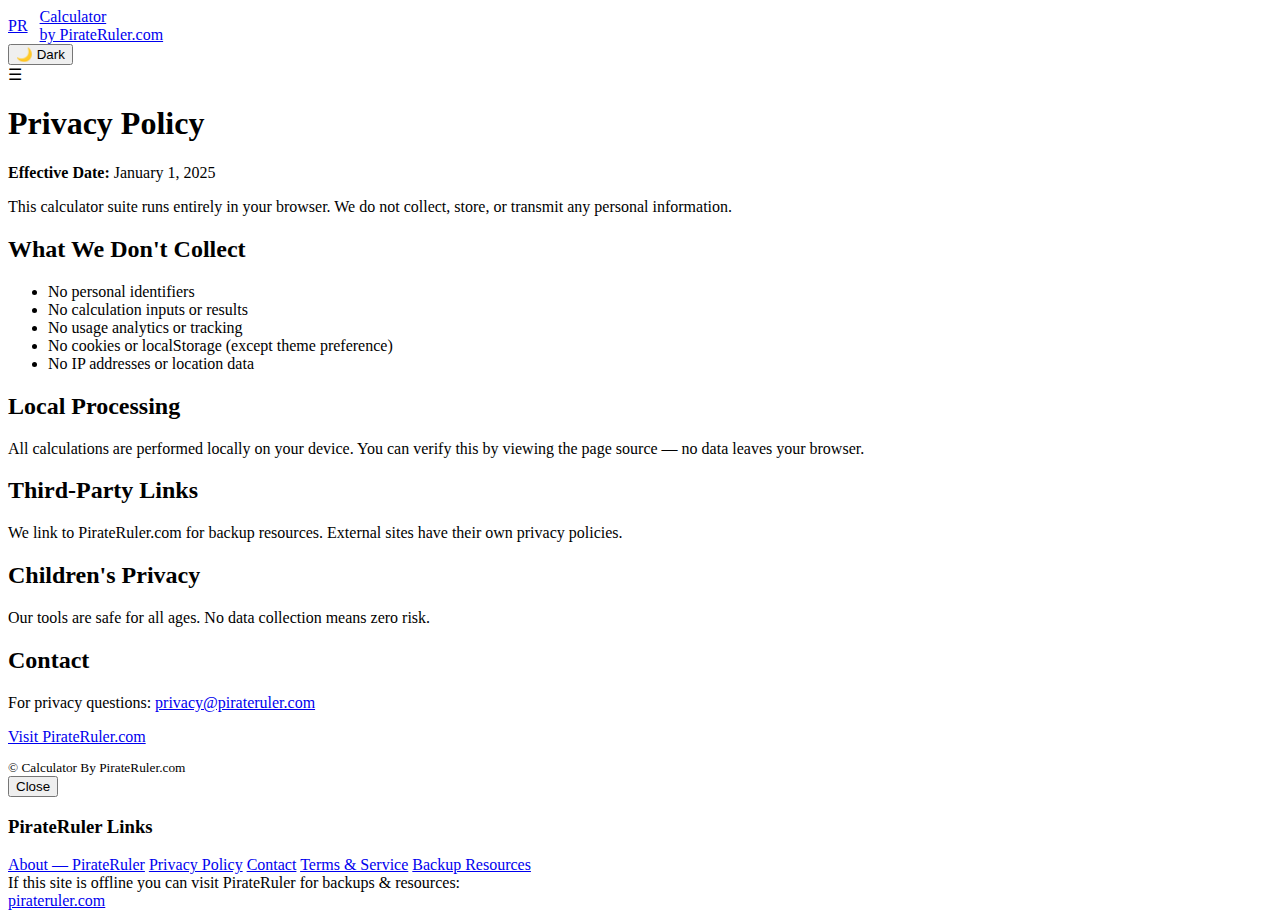
<file: privacy.html>
<!doctype html>
<html lang="en">
<head>
<meta charset="utf-8" />
<meta name="viewport" content="width=device-width,initial-scale=1" />
<title>Privacy Policy - Calculator By PirateRuler.com</title>
<meta name="description" content="Privacy Policy - Calculator By PirateRuler.com. Zero data collection, 100% client-side processing." />
<link rel="icon" href="data:image/svg+xml,%3Csvg xmlns='http://www.w3.org/2000/svg' width='64' height='64'%3E%3Crect rx='14' width='64' height='64' fill='%23000'/%3E%3Ctext x='50%25' y='50%25' font-family='Inter,Arial,sans-serif' font-weight='800' font-size='26' text-anchor='middle' alignment-baseline='central' fill='white'%3EPR%3C/text%3E%3C/svg%3E">
<style>/* Same CSS as about.html */</style>
</head>
<body>
<div class="container">
  <header class="header">
    <div class="brand">
      <a href="index.html" style="display:flex; align-items:center; gap:12px">
        <div class="logo">PR</div>
        <div class="brand-title">
          <div class="title-strong">Calculator</div>
          <div class="by">by PirateRuler.com</div>
        </div>
      </a>
    </div>
    <div class="header-actions">
      <button class="btn ghost" id="themeBtn">🌙 Dark</button>
      <div class="hamb" id="hambBtn">☰</div>
    </div>
  </header>

  <main class="page-content">
    <h1>Privacy Policy</h1>
    <p><strong>Effective Date:</strong> January 1, 2025</p>
    <p>This calculator suite runs entirely in your browser. We do not collect, store, or transmit any personal information.</p>
    <h2>What We Don't Collect</h2>
    <ul>
      <li>No personal identifiers</li>
      <li>No calculation inputs or results</li>
      <li>No usage analytics or tracking</li>
      <li>No cookies or localStorage (except theme preference)</li>
      <li>No IP addresses or location data</li>
    </ul>
    <h2>Local Processing</h2>
    <p>All calculations are performed locally on your device. You can verify this by viewing the page source — no data leaves your browser.</p>
    <h2>Third-Party Links</h2>
    <p>We link to PirateRuler.com for backup resources. External sites have their own privacy policies.</p>
    <h2>Children's Privacy</h2>
    <p>Our tools are safe for all ages. No data collection means zero risk.</p>
    <h2>Contact</h2>
    <p>For privacy questions: <a href="mailto:privacy@pirateruler.com">privacy@pirateruler.com</a></p>
  </main>

  <footer>
    <a class="visit" href="https://pirateruler.com" target="_blank">Visit PirateRuler.com</a>
    <div style="height:12px"></div>
    <small class="muted">© <span id="year"></span> Calculator By PirateRuler.com</small>
  </footer>
</div>

<aside id="sidebar" class="sidebar">
  <div class="close"><button class="ghost" id="closeSidebar">Close</button></div>
  <h3>PirateRuler Links</h3>
  <nav class="nav-list">
    <a href="about.html">About — PirateRuler</a>
    <a href="privacy.html">Privacy Policy</a>
    <a href="contact.html">Contact</a>
    <a href="terms.html">Terms & Service</a>
    <a href="resources.html">Backup Resources</a>
  </nav>
  <div class="backup">
    If this site is offline you can visit PirateRuler for backups & resources:<br><a href="https://pirateruler.com" target="_blank">pirateruler.com</a>
  </div>
</aside>

<script>/* Same script as about.html */</script>
</body>
</html>
</file>
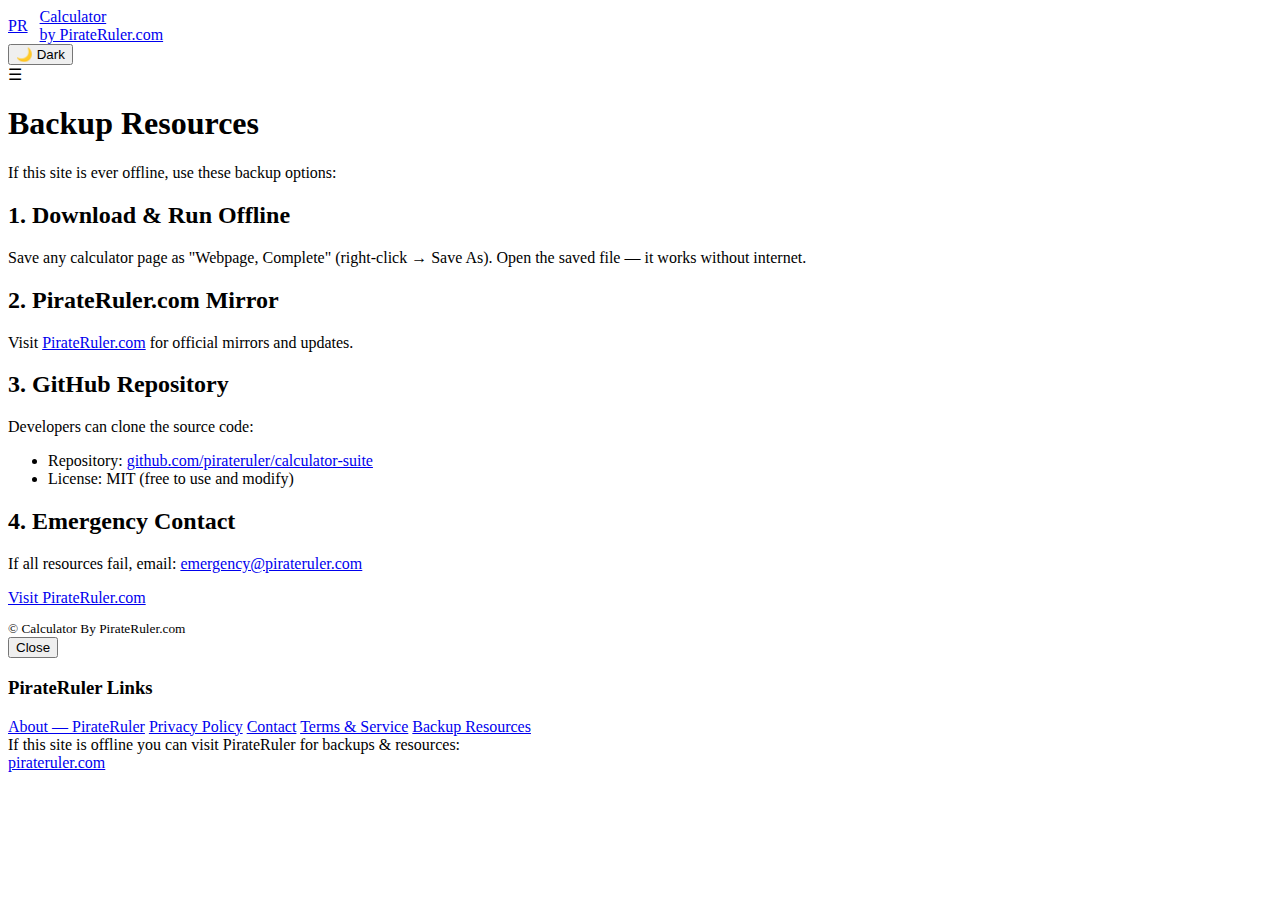
<file: resources.html>
<!doctype html>
<html lang="en">
<head>
<meta charset="utf-8" />
<meta name="viewport" content="width=device-width,initial-scale=1" />
<title>Backup Resources - Calculator By PirateRuler.com</title>
<meta name="description" content="Backup Resources - Download Calculator By PirateRuler.com for offline use. GitHub repository, bookmarklet, and emergency contact." />
<link rel="icon" href="data:image/svg+xml,%3Csvg xmlns='http://www.w3.org/2000/svg' width='64' height='64'%3E%3Crect rx='14' width='64' height='64' fill='%23000'/%3E%3Ctext x='50%25' y='50%25' font-family='Inter,Arial,sans-serif' font-weight='800' font-size='26' text-anchor='middle' alignment-baseline='central' fill='white'%3EPR%3C/text%3E%3C/svg%3E">
<style>/* Same CSS as about.html */</style>
</head>
<body>
<div class="container">
  <header class="header">
    <div class="brand">
      <a href="index.html" style="display:flex; align-items:center; gap:12px">
        <div class="logo">PR</div>
        <div class="brand-title">
          <div class="title-strong">Calculator</div>
          <div class="by">by PirateRuler.com</div>
        </div>
      </a>
    </div>
    <div class="header-actions">
      <button class="btn ghost" id="themeBtn">🌙 Dark</button>
      <div class="hamb" id="hambBtn">☰</div>
    </div>
  </header>

  <main class="page-content">
    <h1>Backup Resources</h1>
    <p>If this site is ever offline, use these backup options:</p>
    
    <h2>1. Download & Run Offline</h2>
    <p>Save any calculator page as "Webpage, Complete" (right-click → Save As). Open the saved file — it works without internet.</p>
    
    <h2>2. PirateRuler.com Mirror</h2>
    <p>Visit <a href="https://pirateruler.com" target="_blank">PirateRuler.com</a> for official mirrors and updates.</p>
    
    <h2>3. GitHub Repository</h2>
    <p>Developers can clone the source code:</p>
    <ul>
      <li>Repository: <a href="https://github.com/pirateruler/calculator-suite" target="_blank">github.com/pirateruler/calculator-suite</a></li>
      <li>License: MIT (free to use and modify)</li>
    </ul>
    
    <h2>4. Emergency Contact</h2>
    <p>If all resources fail, email: <a href="mailto:emergency@pirateruler.com">emergency@pirateruler.com</a></p>
  </main>

  <footer>
    <a class="visit" href="https://pirateruler.com" target="_blank">Visit PirateRuler.com</a>
    <div style="height:12px"></div>
    <small class="muted">© <span id="year"></span> Calculator By PirateRuler.com</small>
  </footer>
</div>

<aside id="sidebar" class="sidebar">
  <div class="close"><button class="ghost" id="closeSidebar">Close</button></div>
  <h3>PirateRuler Links</h3>
  <nav class="nav-list">
    <a href="about.html">About — PirateRuler</a>
    <a href="privacy.html">Privacy Policy</a>
    <a href="contact.html">Contact</a>
    <a href="terms.html">Terms & Service</a>
    <a href="resources.html">Backup Resources</a>
  </nav>
  <div class="backup">
    If this site is offline you can visit PirateRuler for backups & resources:<br><a href="https://pirateruler.com" target="_blank">pirateruler.com</a>
  </div>
</aside>

<script>/* Same script as about.html */</script>
</body>
</html>
</file>
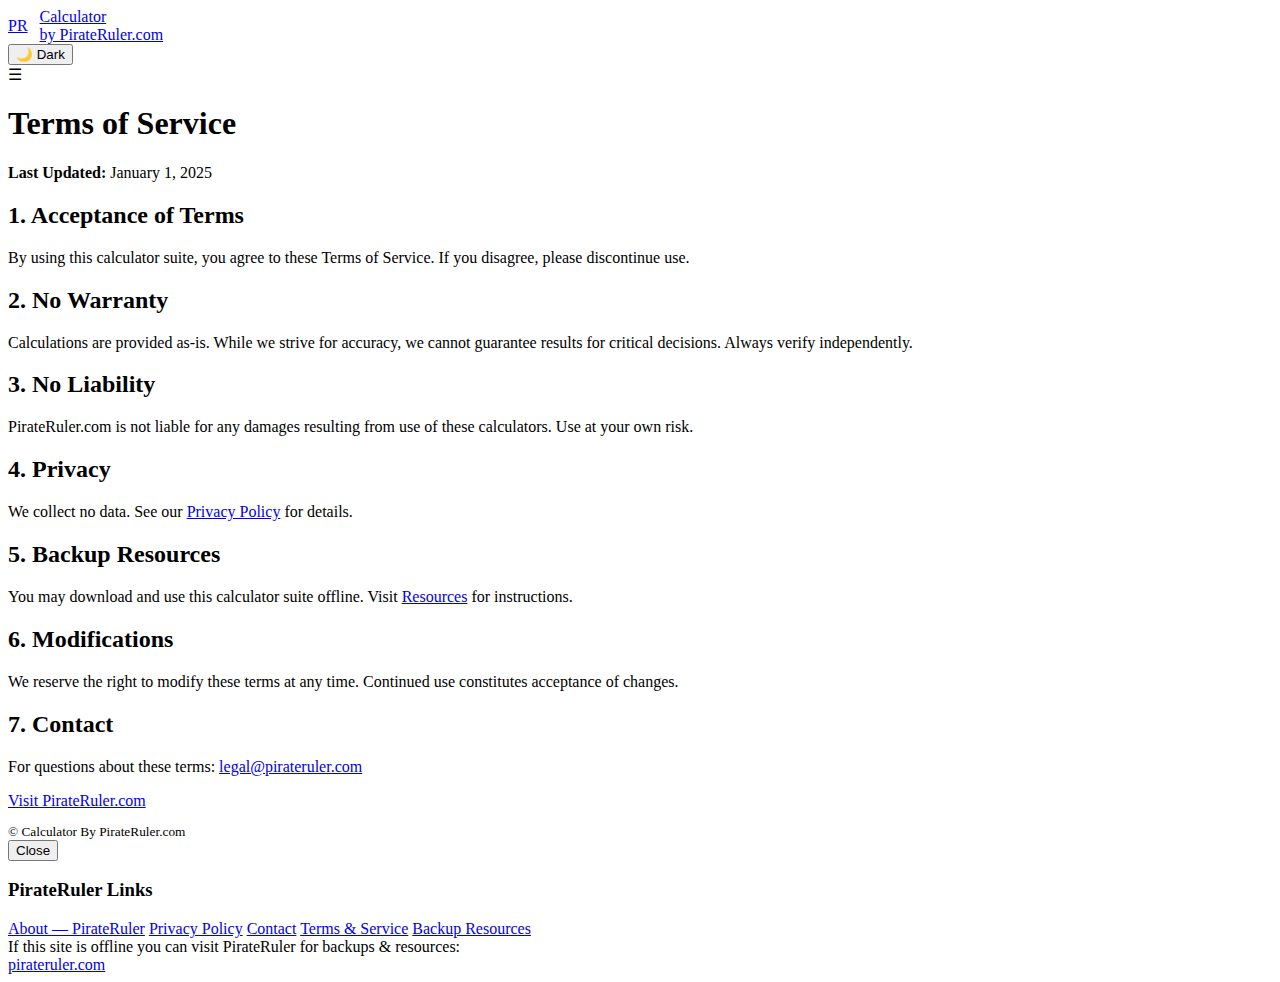
<file: terms.html>
<!doctype html>
<html lang="en">
<head>
<meta charset="utf-8" />
<meta name="viewport" content="width=device-width,initial-scale=1" />
<title>Terms of Service - Calculator By PirateRuler.com</title>
<meta name="description" content="Terms of Service - Calculator By PirateRuler.com. Use at your own risk, no warranty provided." />
<link rel="icon" href="data:image/svg+xml,%3Csvg xmlns='http://www.w3.org/2000/svg' width='64' height='64'%3E%3Crect rx='14' width='64' height='64' fill='%23000'/%3E%3Ctext x='50%25' y='50%25' font-family='Inter,Arial,sans-serif' font-weight='800' font-size='26' text-anchor='middle' alignment-baseline='central' fill='white'%3EPR%3C/text%3E%3C/svg%3E">
<style>/* Same CSS as about.html */</style>
</head>
<body>
<div class="container">
  <header class="header">
    <div class="brand">
      <a href="index.html" style="display:flex; align-items:center; gap:12px">
        <div class="logo">PR</div>
        <div class="brand-title">
          <div class="title-strong">Calculator</div>
          <div class="by">by PirateRuler.com</div>
        </div>
      </a>
    </div>
    <div class="header-actions">
      <button class="btn ghost" id="themeBtn">🌙 Dark</button>
      <div class="hamb" id="hambBtn">☰</div>
    </div>
  </header>

  <main class="page-content">
    <h1>Terms of Service</h1>
    <p><strong>Last Updated:</strong> January 1, 2025</p>
    <h2>1. Acceptance of Terms</h2>
    <p>By using this calculator suite, you agree to these Terms of Service. If you disagree, please discontinue use.</p>
    <h2>2. No Warranty</h2>
    <p>Calculations are provided as-is. While we strive for accuracy, we cannot guarantee results for critical decisions. Always verify independently.</p>
    <h2>3. No Liability</h2>
    <p>PirateRuler.com is not liable for any damages resulting from use of these calculators. Use at your own risk.</p>
    <h2>4. Privacy</h2>
    <p>We collect no data. See our <a href="privacy.html">Privacy Policy</a> for details.</p>
    <h2>5. Backup Resources</h2>
    <p>You may download and use this calculator suite offline. Visit <a href="resources.html">Resources</a> for instructions.</p>
    <h2>6. Modifications</h2>
    <p>We reserve the right to modify these terms at any time. Continued use constitutes acceptance of changes.</p>
    <h2>7. Contact</h2>
    <p>For questions about these terms: <a href="mailto:legal@pirateruler.com">legal@pirateruler.com</a></p>
  </main>

  <footer>
    <a class="visit" href="https://pirateruler.com" target="_blank">Visit PirateRuler.com</a>
    <div style="height:12px"></div>
    <small class="muted">© <span id="year"></span> Calculator By PirateRuler.com</small>
  </footer>
</div>

<aside id="sidebar" class="sidebar">
  <div class="close"><button class="ghost" id="closeSidebar">Close</button></div>
  <h3>PirateRuler Links</h3>
  <nav class="nav-list">
    <a href="about.html">About — PirateRuler</a>
    <a href="privacy.html">Privacy Policy</a>
    <a href="contact.html">Contact</a>
    <a href="terms.html">Terms & Service</a>
    <a href="resources.html">Backup Resources</a>
  </nav>
  <div class="backup">
    If this site is offline you can visit PirateRuler for backups & resources:<br><a href="https://pirateruler.com" target="_blank">pirateruler.com</a>
  </div>
</aside>

<script>/* Same script as about.html */</script>
</body>
</html>
</file>
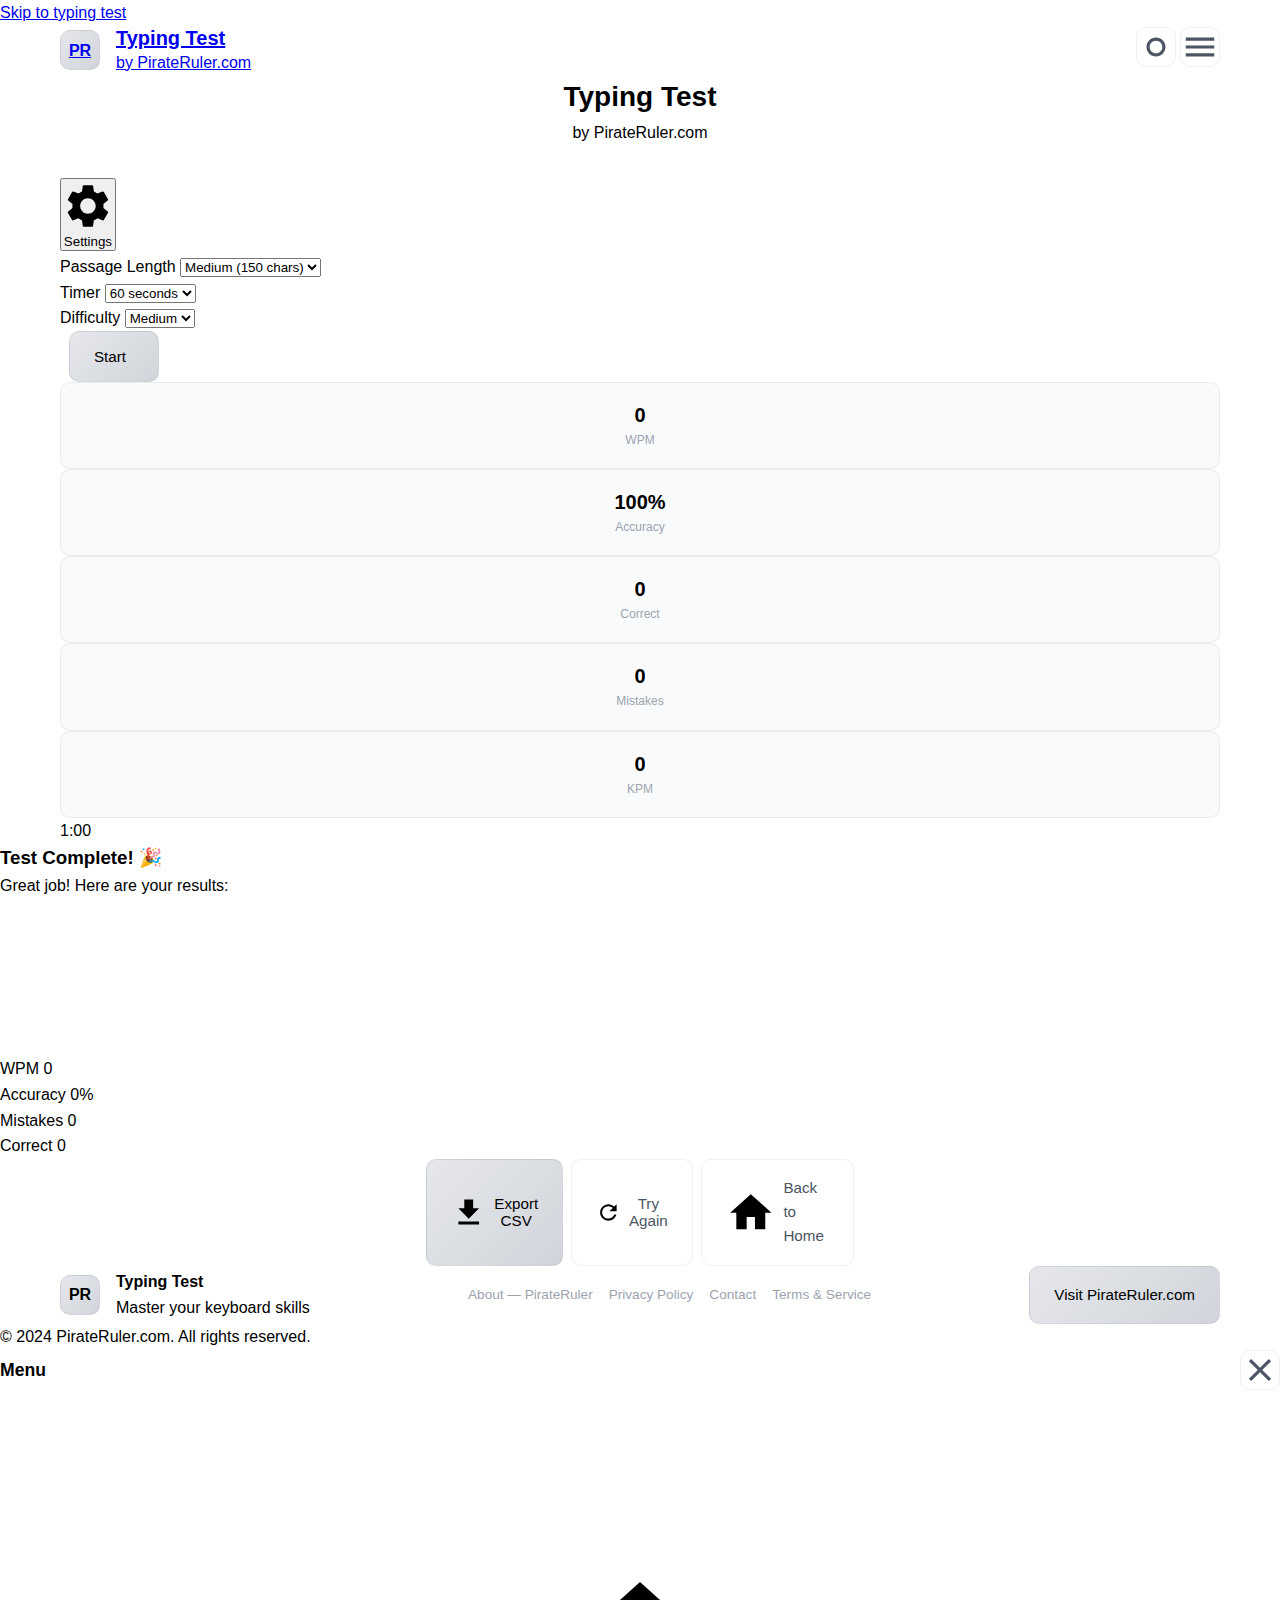
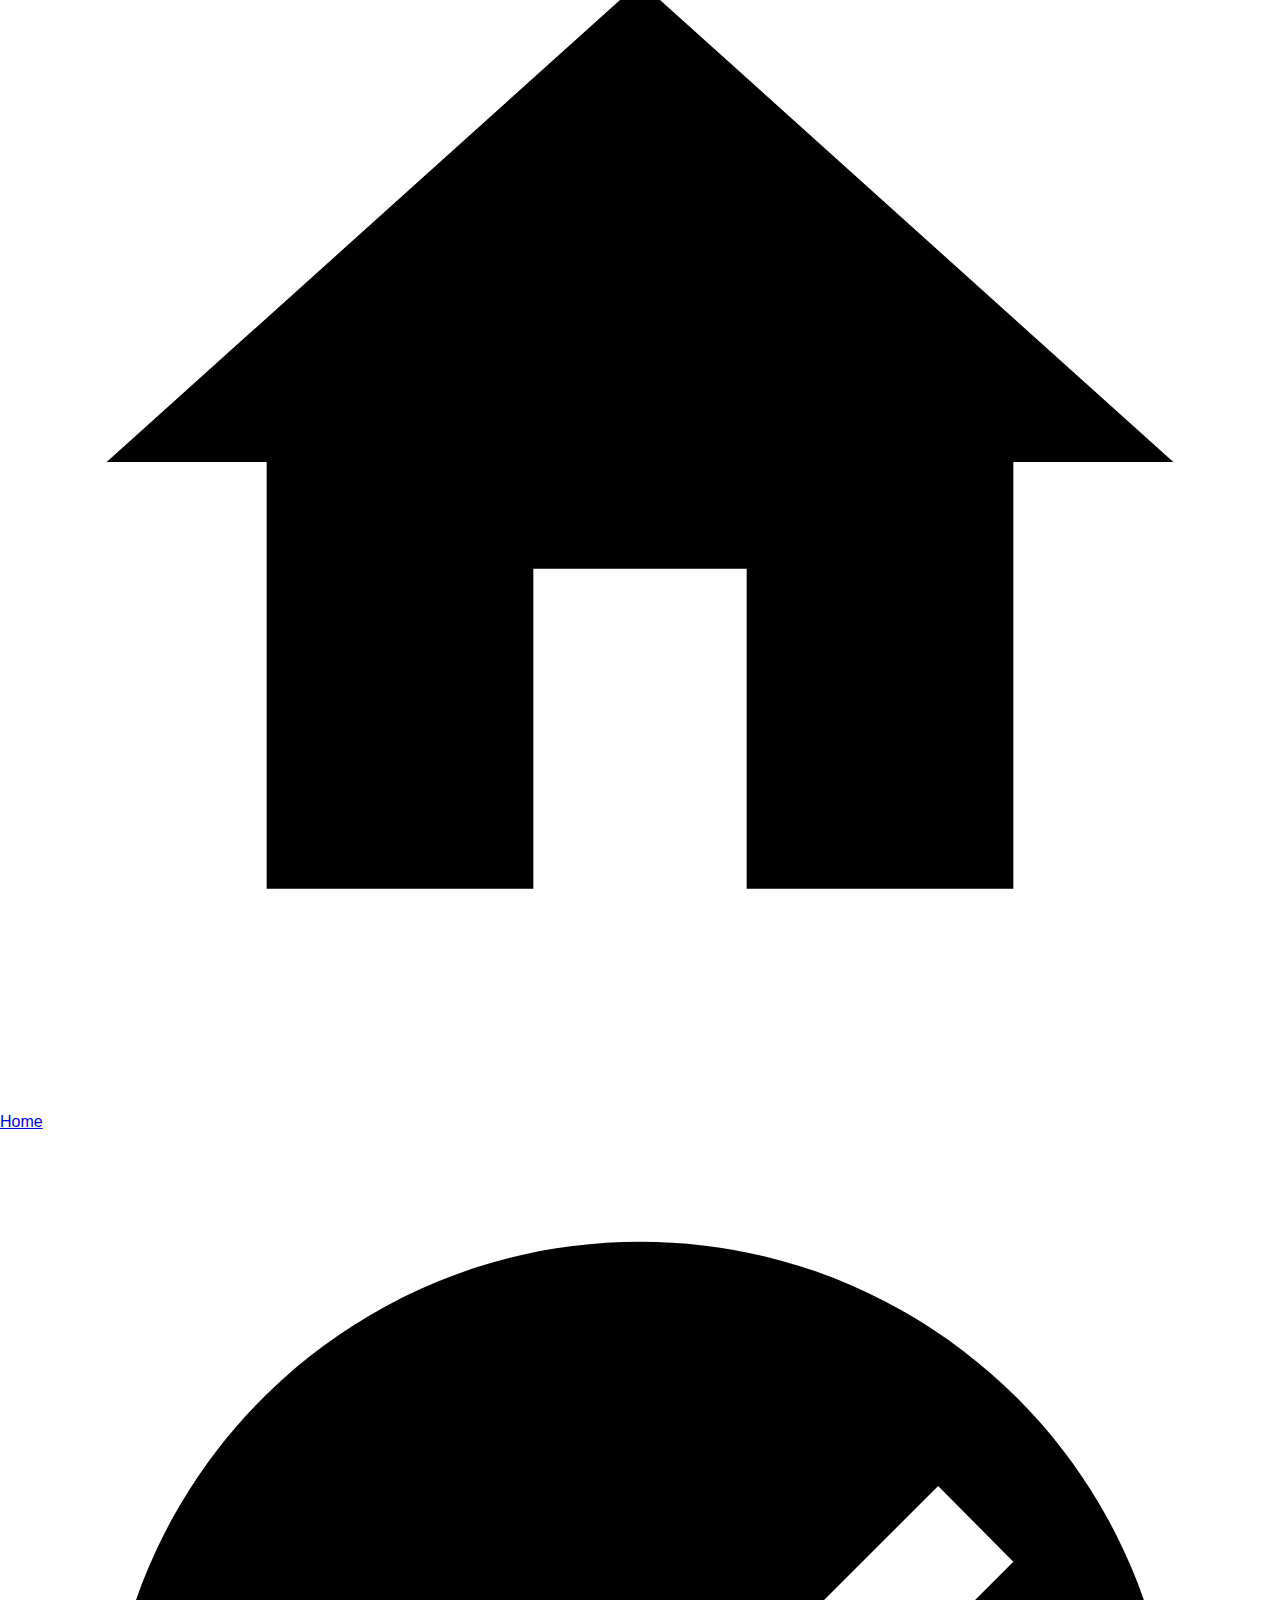
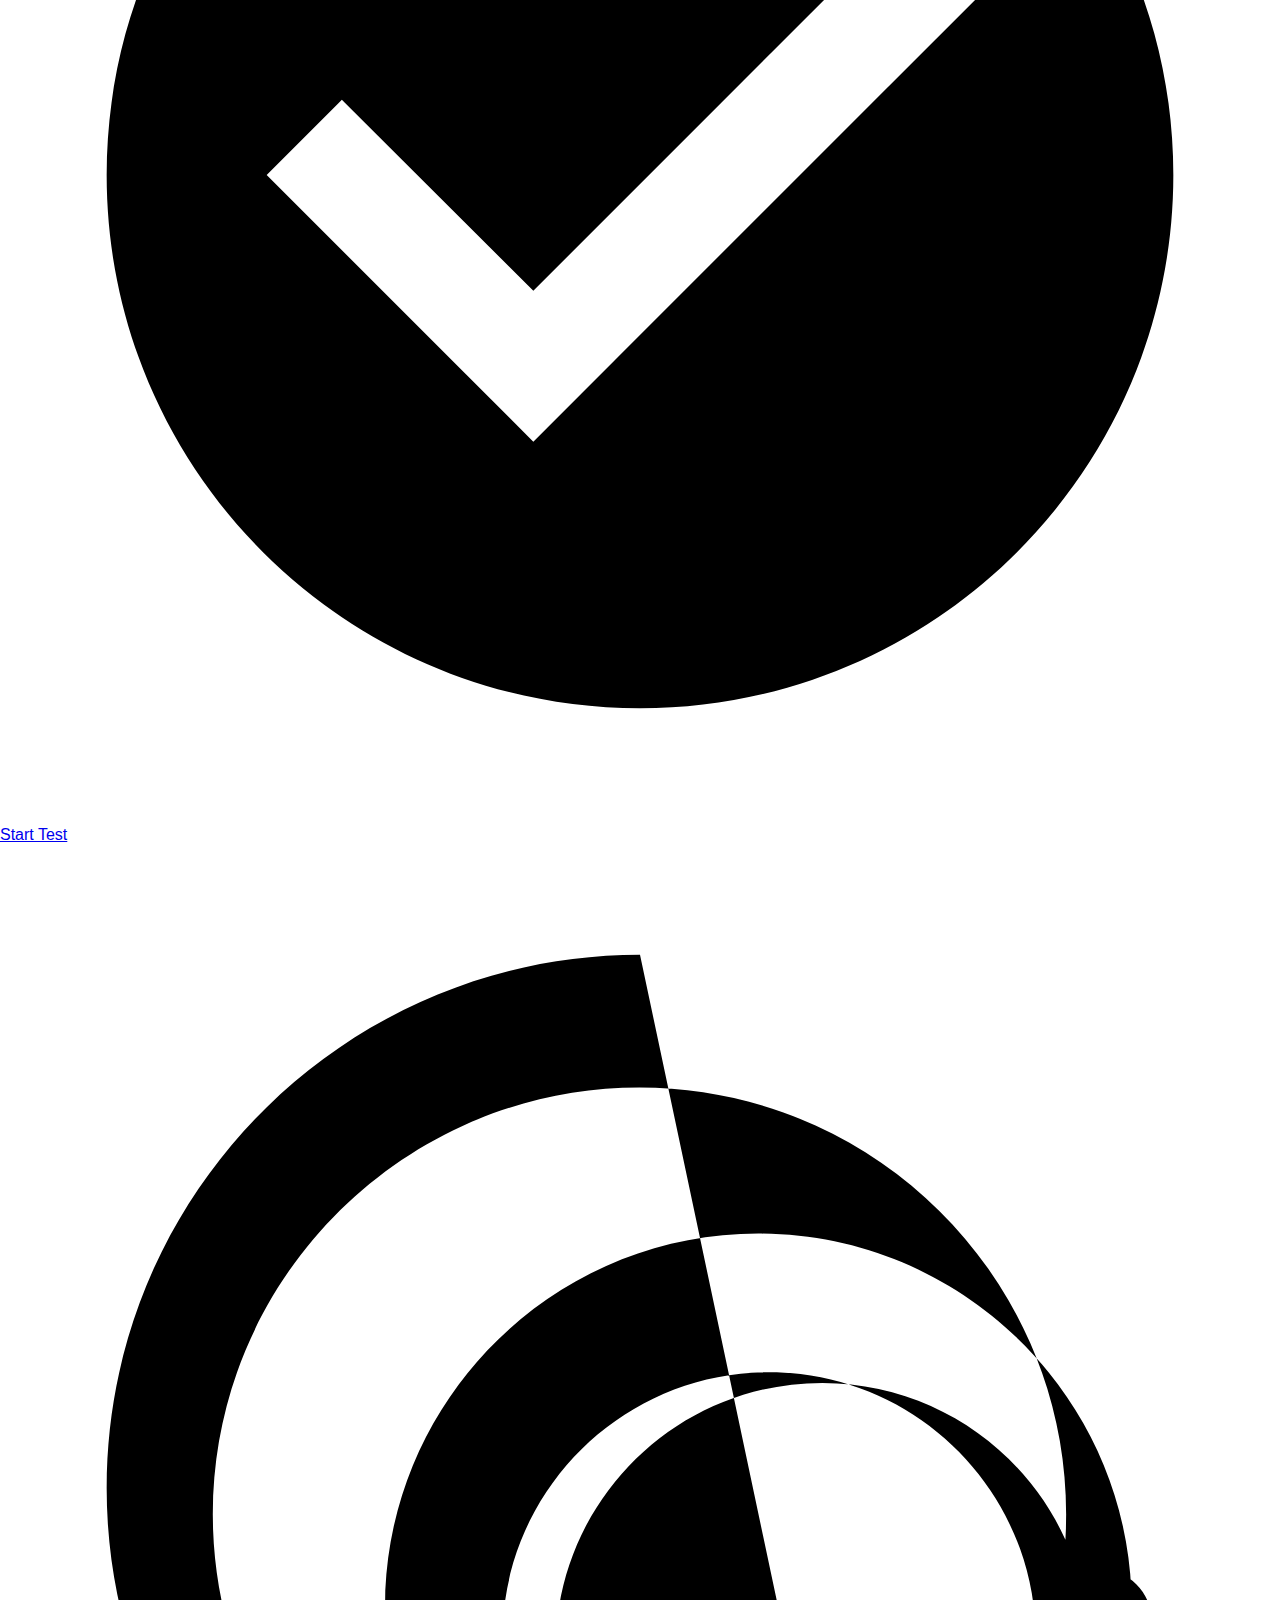
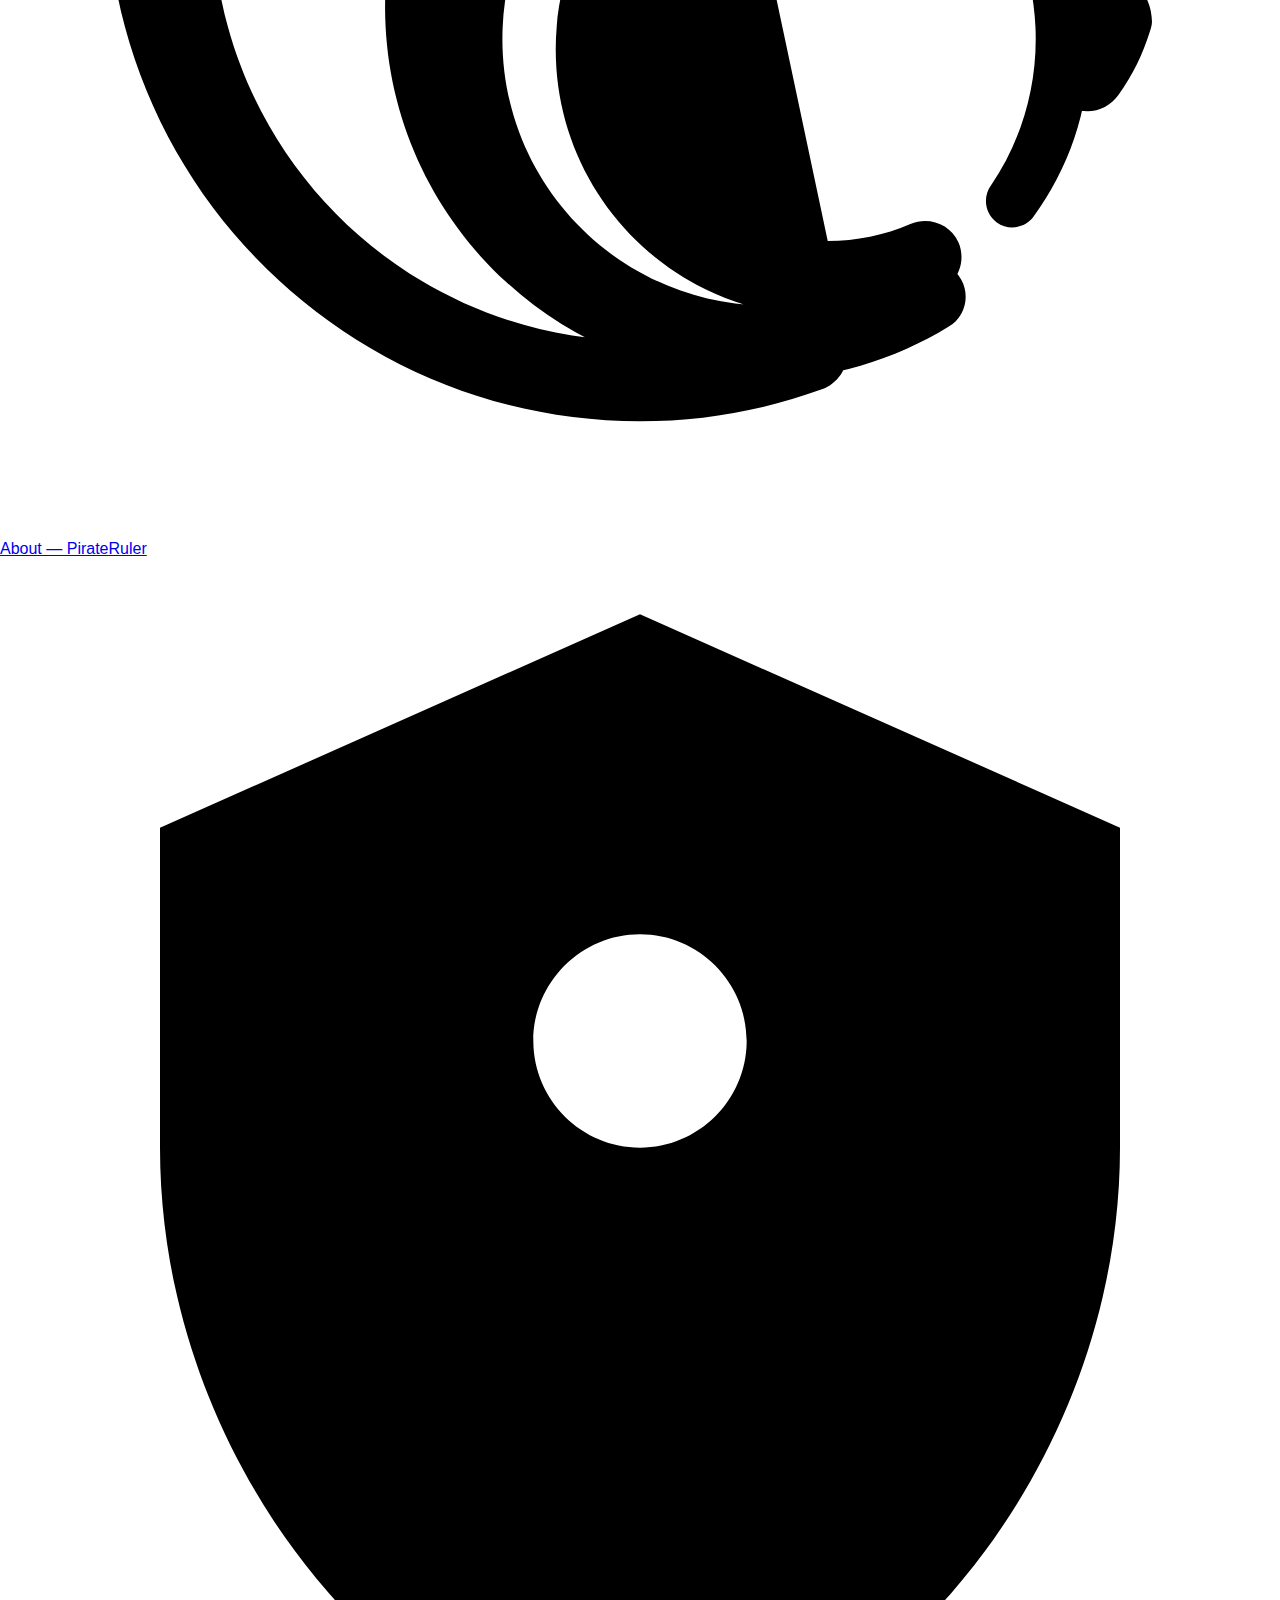
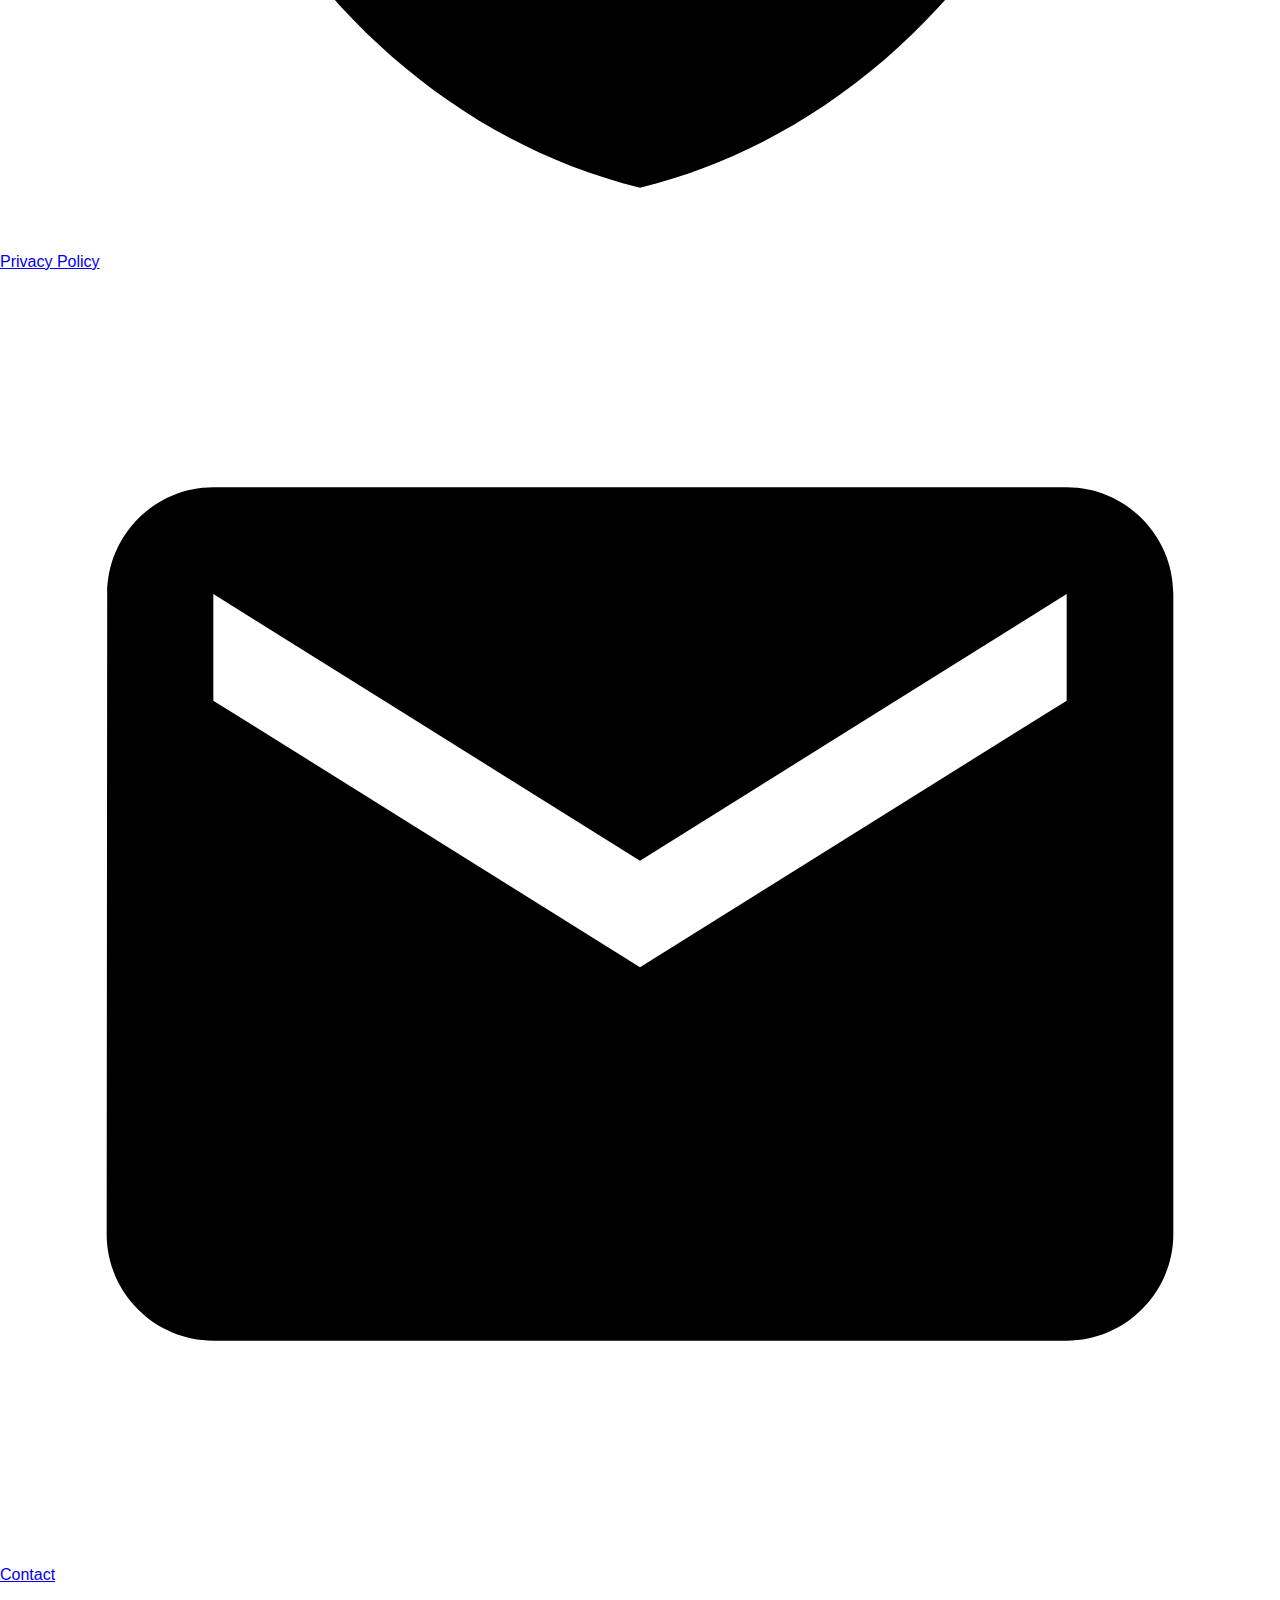
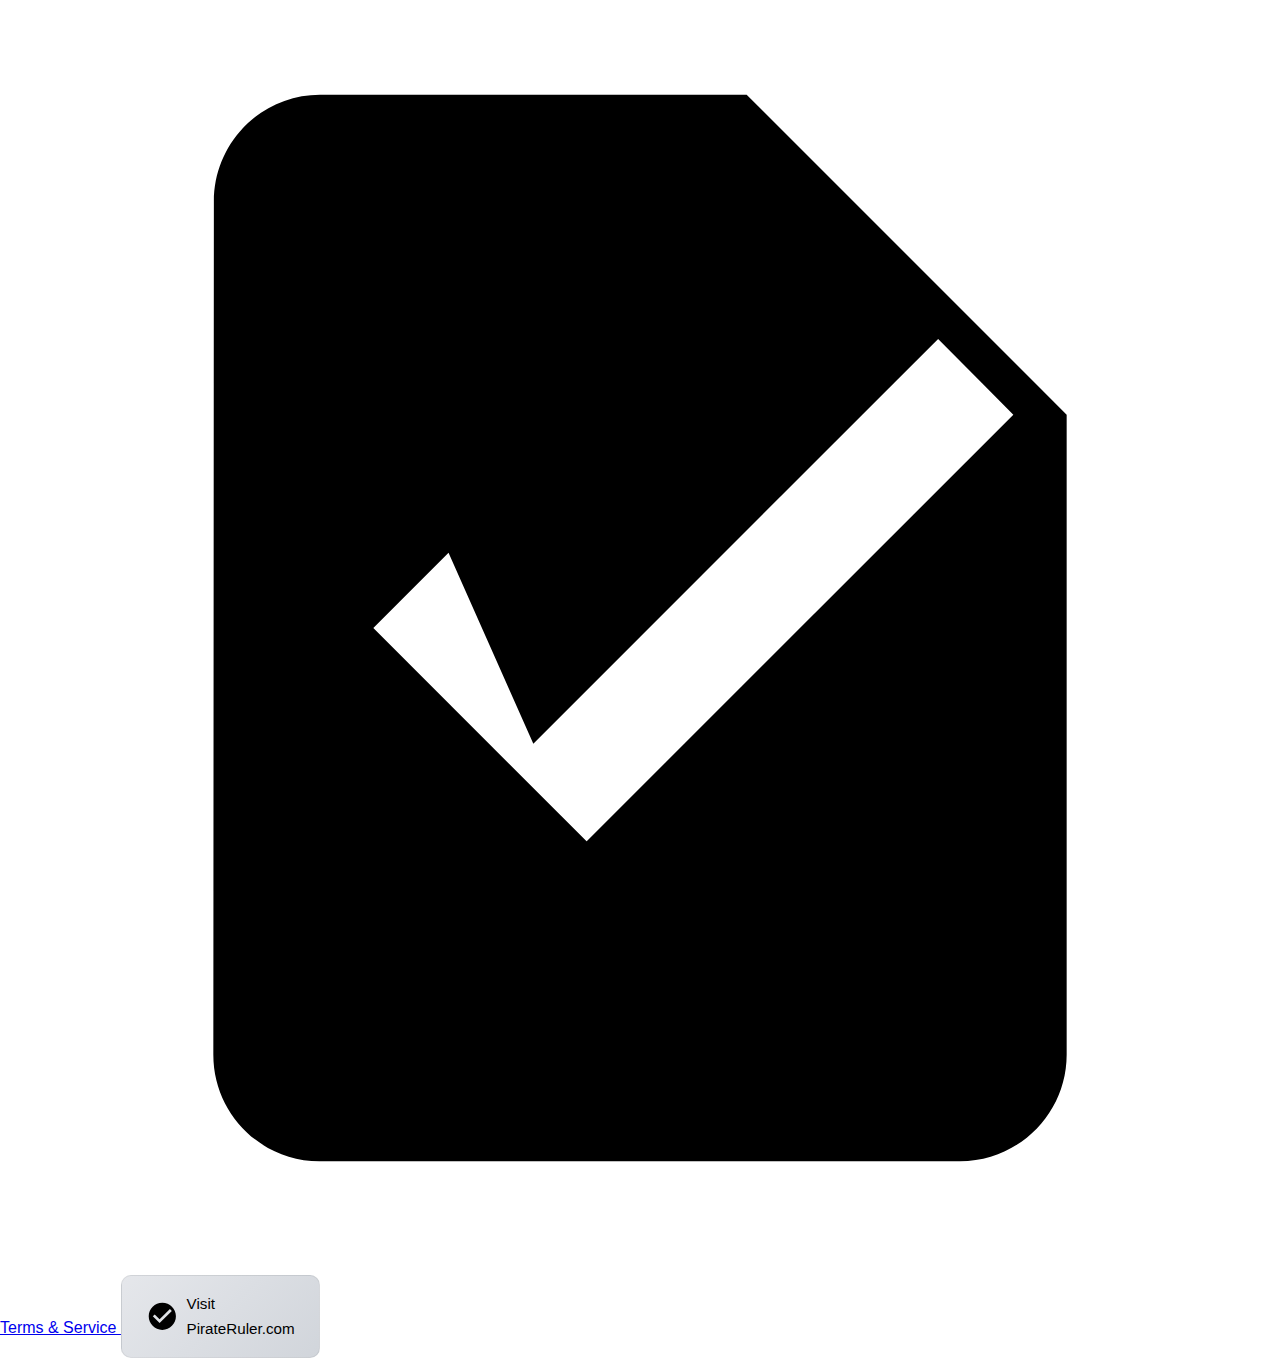
<file: test.html>
<!-- test.html -->
<!DOCTYPE html>
<html lang="en" data-theme="dark">
<head>
    <!--
    README: PirateRuler.com Typing Test - Test Page
    File: test.html
    Purpose: Interactive typing test with real-time feedback and analytics
    Design Reference: file:///mnt/data/0677A7F9-ABC0-420C-9B29-2F909EABE761.jpeg
    Dependencies: styles.css, app.js (both in same directory)
    External APIs: https://baconipsum.com/api/ (with embedded fallbacks)
    -->
    <meta charset="UTF-8">
    <meta name="viewport" content="width=device-width, initial-scale=1.0">
    <meta name="theme-color" content="#0a0a0a" media="(prefers-color-scheme: dark)">
    <meta name="theme-color" content="#ffffff" media="(prefers-color-scheme: light)">
    <title>Typing Test — PirateRuler.com</title>
    <meta name="description" content="Take the typing test and measure your words per minute (WPM) and accuracy with real-time feedback.">
    <link rel="stylesheet" href="styles.css">
</head>
<body>
    <!-- Accessibility: Skip to test area -->
    <a href="#test-main" class="skip-link">Skip to typing test</a>

    <!-- Header -->
    <header class="header" id="header">
        <div class="container">
            <div class="header-inner">
                <a href="index.html" class="brand-link" aria-label="Typing Test Home">
                    <div class="brand">
                        <div class="logo" aria-hidden="true">PR</div>
                        <div class="brand-text">
                            <h1 class="brand-title">Typing Test</h1>
                            <p class="brand-subtitle">by PirateRuler.com</p>
                        </div>
                    </div>
                </a>
                <div class="header-controls">
                    <button class="icon-btn" id="themeToggle" aria-label="Toggle theme">
                        <svg class="icon" viewBox="0 0 24 24" fill="currentColor">
                            <path d="M12 18c-3.31 0-6-2.69-6-6s2.69-6 6-6 6 2.69 6 6-2.69 6-6 6zm0-10c-2.21 0-4 1.79-4 4s1.79 4 4 4 4-1.79 4-4-1.79-4-4-4z"/>
                        </svg>
                    </button>
                    <button class="icon-btn" id="menuToggle" aria-label="Open menu">
                        <svg class="icon" viewBox="0 0 24 24" fill="currentColor">
                            <path d="M3 18h18v-2H3v2zm0-5h18v-2H3v2zm0-7v2h18V6H3z"/>
                        </svg>
                    </button>
                </div>
            </div>
        </div>
    </header>

    <!-- Main Test Area -->
    <main class="test-main" id="test-main">
        <div class="container">
            <div class="test-card">
                <div class="test-header">
                    <h2 class="test-title">Typing Test</h2>
                    <p class="test-subtitle">by PirateRuler.com</p>
                    <div class="test-progress">
                        <div class="progress-bar" id="progressBar" style="width: 0%"></div>
                    </div>
                </div>

                <!-- Settings Panel Toggle -->
                <div class="test-settings">
                    <button class="settings-btn" id="settingsBtn" aria-label="Open test settings">
                        <svg class="icon" viewBox="0 0 24 24"><path d="M19.14 12.94c.04-.3.06-.61.06-.94 0-.32-.02-.64-.07-.94l2.03-1.58c.18-.14.23-.41.12-.61l-1.92-3.32c-.12-.22-.37-.29-.59-.22l-2.39.96c-.5-.38-1.03-.7-1.62-.94l-.36-2.54c-.04-.24-.24-.41-.48-.41h-3.84c-.24 0-.43.17-.47.41l-.36 2.54c-.59.24-1.13.57-1.62.94l-2.39-.96c-.22-.08-.47 0-.59.22L2.74 8.87c-.12.21-.08.47.12.61l2.03 1.58c-.05.3-.09.63-.09.94s.02.64.07.94l-2.03 1.58c-.18.14-.23.41-.12.61l1.92 3.32c.12.22.37.29.59.22l2.39-.96c.5.38 1.03.7 1.62.94l.36 2.54c.05.24.24.41.48.41h3.84c.24 0 .44-.17.47-.41l.36-2.54c.59-.24 1.13-.56 1.62-.94l2.39.96c.22.08.47 0 .59-.22l1.92-3.32c.12-.22.07-.47-.12-.61l-2.01-1.58zM12 15.6c-1.98 0-3.6-1.62-3.6-3.6s1.62-3.6 3.6-3.6 3.6 1.62 3.6 3.6-1.62 3.6-3.6 3.6z"/></svg>
                        Settings
                    </button>
                </div>

                <!-- Test Controls -->
                <div class="test-controls">
                    <div class="control-group">
                        <label for="passageSelect">Passage Length</label>
                        <select id="passageSelect" class="modern-select">
                            <option value="short">Short (50 chars)</option>
                            <option value="medium" selected>Medium (150 chars)</option>
                            <option value="long">Long (300 chars)</option>
                            <option value="custom">Custom Text</option>
                        </select>
                    </div>
                    <div class="control-group">
                        <label for="timerSelect">Timer</label>
                        <select id="timerSelect" class="modern-select">
                            <option value="15">15 seconds</option>
                            <option value="30">30 seconds</option>
                            <option value="60" selected>60 seconds</option>
                            <option value="120">2 minutes</option>
                            <option value="300">5 minutes</option>
                        </select>
                    </div>
                    <div class="control-group">
                        <label for="difficultySelect">Difficulty</label>
                        <select id="difficultySelect" class="modern-select">
                            <option value="easy">Easy</option>
                            <option value="medium" selected>Medium</option>
                            <option value="hard">Hard</option>
                        </select>
                    </div>
                    <div class="control-group">
                        <label>&nbsp;</label>
                        <button class="btn btn-primary btn-start" id="startBtn">
                            <span>Start</span>
                            <svg class="icon" viewBox="0 0 24 24"><path d="M8 5v14l11-7z"/></svg>
                        </button>
                        <button class="btn btn-ghost btn-start" id="restartBtn" style="display: none;">
                            <span>Restart</span>
                            <svg class="icon" viewBox="0 0 24 24"><path d="M17.65 6.35C16.2 4.9 14.21 4 12 4c-4.42 0-7.99 3.58-7.99 8s3.57 8 7.99 8c3.73 0 6.84-2.55 7.73-6h-2.08c-.82 2.33-3.04 4-5.65 4-3.31 0-6-2.69-6-6s2.69-6 6-6c1.66 0 3.14.69 4.22 1.78L13 11h7V4l-2.35 2.35z"/></svg>
                        </button>
                    </div>
                </div>

                <!-- Custom Passage Input (Hidden by default) -->
                <div class="custom-passage-group" id="customPassageGroup" style="display: none;">
                    <label for="customPassage">Paste your custom text:</label>
                    <textarea id="customPassage" rows="4" placeholder="Enter your custom passage here..."></textarea>
                </div>

                <!-- Live Stats -->
                <div class="stats-bar" role="region" aria-label="Live test statistics">
                    <div class="stat-item">
                        <span class="stat-value" id="wpm">0</span>
                        <span class="stat-label">WPM</span>
                        <div class="stat-change" id="wpmChange"></div>
                    </div>
                    <div class="stat-item">
                        <span class="stat-value" id="accuracy">100%</span>
                        <span class="stat-label">Accuracy</span>
                        <div class="stat-change" id="accuracyChange"></div>
                    </div>
                    <div class="stat-item">
                        <span class="stat-value" id="chars">0</span>
                        <span class="stat-label">Correct</span>
                    </div>
                    <div class="stat-item">
                        <span class="stat-value" id="mistakes">0</span>
                        <span class="stat-label">Mistakes</span>
                    </div>
                    <div class="stat-item">
                        <span class="stat-value" id="keystrokes">0</span>
                        <span class="stat-label">KPM</span>
                    </div>
                </div>

                <!-- Live WPM Graph -->
                <div class="graph-container" id="graphContainer" style="display: none;" aria-hidden="true">
                    <canvas id="wpmGraph" width="400" height="100" aria-label="Live WPM graph"></canvas>
                </div>

                <!-- Timer -->
                <div class="timer-display" id="timerDisplay" aria-live="polite">1:00</div>

                <!-- Typing Area -->
                <div class="typing-area" id="typingArea" style="display: none;">
                    <div class="passage-display" id="passageDisplay" aria-live="polite"></div>
                    <div class="input-wrapper">
                        <input type="text" id="typingInput" placeholder="Start typing here to begin..." autocomplete="off" spellcheck="false" autocapitalize="off" autocorrect="off" aria-label="Typing input field">
                        <div class="input-line"></div>
                    </div>
                    <!-- Error Heatmap -->
                    <div class="error-heatmap" id="errorHeatmap" aria-label="Error frequency by character" style="display: none;"></div>
                </div>

                <!-- Achievements -->
                <div class="achievements" id="achievements" aria-label="Achievement badges" style="display: none;"></div>

                <!-- Keyboard Visualizer -->
                <div class="keyboard" id="keyboard" style="display: none;" aria-hidden="true">
                    <div class="keyboard-row">
                        <div class="key" data-key="q">Q</div>
                        <div class="key" data-key="w">W</div>
                        <div class="key" data-key="e">E</div>
                        <div class="key" data-key="r">R</div>
                        <div class="key" data-key="t">T</div>
                        <div class="key" data-key="y">Y</div>
                        <div class="key" data-key="u">U</div>
                        <div class="key" data-key="i">I</div>
                        <div class="key" data-key="o">O</div>
                        <div class="key" data-key="p">P</div>
                    </div>
                    <div class="keyboard-row">
                        <div class="key" data-key="a">A</div>
                        <div class="key" data-key="s">S</div>
                        <div class="key" data-key="d">D</div>
                        <div class="key" data-key="f">F</div>
                        <div class="key" data-key="g">G</div>
                        <div class="key" data-key="h">H</div>
                        <div class="key" data-key="j">J</div>
                        <div class="key" data-key="k">K</div>
                        <div class="key" data-key="l">L</div>
                    </div>
                    <div class="keyboard-row">
                        <div class="key" data-key="z">Z</div>
                        <div class="key" data-key="x">X</div>
                        <div class="key" data-key="c">C</div>
                        <div class="key" data-key="v">V</div>
                        <div class="key" data-key="b">B</div>
                        <div class="key" data-key="n">N</div>
                        <div class="key" data-key="m">M</div>
                    </div>
                    <div class="keyboard-row">
                        <div class="key large" data-key=" ">Space</div>
                    </div>
                </div>
            </div>
        </div>
    </main>

    <!-- Settings Panel -->
    <div class="settings-panel" id="settingsPanel" role="dialog" aria-label="Test settings" style="display: none;">
        <h4>Test Settings</h4>
        <div class="setting-group">
            <label for="soundToggle">
                <input type="checkbox" id="soundToggle">
                <span>Sound Effects</span>
            </label>
        </div>
        <div class="setting-group">
            <label for="numbersToggle">
                <input type="checkbox" id="numbersToggle">
                <span>Include Numbers</span>
            </label>
        </div>
        <div class="setting-group">
            <label for="punctuationToggle">
                <input type="checkbox" id="punctuationToggle" checked>
                <span>Include Punctuation</span>
            </label>
        </div>
        <div class="setting-group">
            <label for="keyboardToggle">
                <input type="checkbox" id="keyboardToggle" checked>
                <span>Show Keyboard Visualizer</span>
            </label>
        </div>
        <button class="btn btn-ghost" id="closeSettings">Close</button>
    </div>

    <!-- Results Modal -->
    <div class="modal-overlay" id="modalOverlay"></div>
    <div class="results-modal" id="resultsModal" role="dialog" aria-labelledby="resultsTitle">
        <div class="results-header">
            <h3 id="resultsTitle">Test Complete! 🎉</h3>
            <p id="resultsSubtitle">Great job! Here are your results:</p>
        </div>
        <div class="results-chart">
            <canvas id="resultsGraph" width="300" height="150" aria-label="WPM over time chart"></canvas>
        </div>
        <div class="results-stats">
            <div class="results-stat">
                <span class="results-label">WPM</span>
                <span class="results-value" id="finalWpm">0</span>
                <span class="results-comparison" id="wpmComparison"></span>
            </div>
            <div class="results-stat">
                <span class="results-label">Accuracy</span>
                <span class="results-value" id="finalAccuracy">0%</span>
                <span class="results-comparison" id="accuracyComparison"></span>
            </div>
            <div class="results-stat">
                <span class="results-label">Mistakes</span>
                <span class="results-value" id="finalMistakes">0</span>
            </div>
            <div class="results-stat">
                <span class="results-label">Correct</span>
                <span class="results-value" id="finalCorrect">0</span>
            </div>
        </div>
        <div class="modal-actions">
            <button class="btn btn-primary" id="exportBtn">
                <svg class="icon" viewBox="0 0 24 24"><path d="M19 9h-4V3H9v6H5l7 7 7-7zM5 18v2h14v-2H5z"/></svg>
                Export CSV
            </button>
            <button class="btn btn-ghost" id="shareBtn" style="display: none;">
                <svg class="icon" viewBox="0 0 24 24"><path d="M18 16.08c-.76 0-1.44.3-1.96.77L8.91 12.7c.05-.23.09-.46.09-.7s-.04-.47-.09-.7l7.05-4.11c.54.5 1.25.81 2.04.81 1.66 0 3-1.34 3-3s-1.34-3-3-3-3 1.34-3 3c0 .24.04.47.09.7L8.04 9.81C7.5 9.31 6.79 9 6 9c-1.66 0-3 1.34-3 3s1.34 3 3 3c.79 0 1.5-.31 2.04-.81l7.12 4.16c-.05.21-.08.43-.08.65 0 1.61 1.31 2.92 2.92 2.92 1.61 0 2.92-1.31 2.92-2.92s-1.31-2.92-2.92-2.92z"/></svg>
                Share Results
            </button>
            <button class="btn btn-ghost" id="tryAgainBtn">
                <svg class="icon" viewBox="0 0 24 24"><path d="M17.65 6.35C16.2 4.9 14.21 4 12 4c-4.42 0-7.99 3.58-7.99 8s3.57 8 7.99 8c3.73 0 6.84-2.55 7.73-6h-2.08c-.82 2.33-3.04 4-5.65 4-3.31 0-6-2.69-6-6s2.69-6 6-6c1.66 0 3.14.69 4.22 1.78L13 11h7V4l-2.35 2.35z"/></svg>
                Try Again
            </button>
            <a href="index.html" class="btn btn-ghost">
                <svg class="icon" viewBox="0 0 24 24"><path d="M10 20v-6h4v6h5v-8h3L12 3 2 12h3v8z"/></svg>
                Back to Home
            </a>
        </div>
    </div>

    <!-- Tooltip -->
    <div class="tooltip" id="tooltip" role="tooltip" aria-hidden="true"></div>

    <!-- Footer -->
    <footer class="footer">
        <div class="container">
            <div class="footer-content">
                <div class="footer-brand">
                    <div class="logo" aria-hidden="true">PR</div>
                    <div>
                        <strong>Typing Test</strong>
                        <p class="footer-tagline">Master your keyboard skills</p>
                    </div>
                </div>
                <div class="footer-links">
                    <a href="https://pirateruler.com/post/about.html" target="_blank" rel="noopener">About — PirateRuler</a>
                    <a href="https://pirateruler.com/post/privacy.html" target="_blank" rel="noopener">Privacy Policy</a>
                    <a href="https://pirateruler.com/post/contact.html" target="_blank" rel="noopener">Contact</a>
                    <a href="https://pirateruler.com/post/terms.html" target="_blank" rel="noopener">Terms & Service</a>
                </div>
                <a href="https://pirateruler.com" target="_blank" class="btn btn-primary footer-cta">Visit PirateRuler.com</a>
            </div>
        </div>
        <div class="footer-bottom">
            <p>&copy; 2024 PirateRuler.com. All rights reserved.</p>
        </div>
    </footer>

    <!-- Off-canvas Menu -->
    <div class="menu-overlay" id="menuOverlay"></div>
    <aside class="menu" id="menu" role="dialog" aria-modal="true" aria-label="Main navigation menu">
        <div class="menu-header">
            <h3>Menu</h3>
            <button class="icon-btn" id="menuClose" aria-label="Close menu">
                <svg class="icon" viewBox="0 0 24 24" fill="currentColor">
                    <path d="M19 6.41L17.59 5 12 10.59 6.41 5 5 6.41 10.59 12 5 17.59 6.41 19 12 13.41 17.59 19 19 17.59 13.41 12z"/>
                </svg>
            </button>
        </div>
        <nav class="menu-nav">
            <a href="index.html" class="menu-link">
                <svg class="icon" viewBox="0 0 24 24"><path d="M10 20v-6h4v6h5v-8h3L12 3 2 12h3v8z"/></svg>
                Home
            </a>
            <a href="test.html" class="menu-link">
                <svg class="icon" viewBox="0 0 24 24"><path d="M12 2C6.48 2 2 6.48 2 12s4.48 10 10 10 10-4.48 10-10S17.52 2 12 2zm-2 15l-5-5 1.41-1.41L10 14.17l7.59-7.59L19 8l-9 9z"/></svg>
                Start Test
            </a>
            <a href="https://pirateruler.com/post/about.html" target="_blank" class="menu-link">
                <svg class="icon" viewBox="0 0 24 24"><path d="M12 2C6.48 2 2 6.48 2 12s4.48 10 10 10c1.19 0 2.34-.21 3.41-.6.3-.11.49-.4.49-.72 0-.43-.35-.78-.78-.78-.17 0-.33.06-.46.11-.91.31-1.89.48-2.67.48-4.41 0-8-3.59-8-8s3.59-8 8-8 8 3.59 8 8c0 .79-.1 1.58-.31 2.33-.04.15-.07.31-.07.47 0 .36.19.68.49.83.32.15.68.03.87-.24.27-.37.46-.77.59-1.19.02-.06.04-.12.04-.18 0-.55-.45-1-1-1s-1 .45-1 1c0 .37.21.69.5.86.09.05.18.08.27.08.22 0 .43-.11.55-.29.19-.27.3-.59.3-.93 0-3.86-3.14-7-7-7s-7 3.14-7 7 3.14 7 7 7c1.31 0 2.53-.37 3.57-1.01.31-.18.41-.59.22-.9-.18-.31-.59-.41-.9-.22-.8.46-1.73.73-2.69.73-2.76 0-5-2.24-5-5s2.24-5 5-5 5 2.24 5 5c0 1.02-.31 1.97-.84 2.75-.16.22-.11.53.11.69.22.16.53.11.69-.11.65-.89 1.04-1.98 1.04-3.13 0-2.76-2.24-5-5-5s-5 2.24-5 5 2.24 5 5 5c.79 0 1.54-.18 2.21-.49.34-.15.49-.56.34-.9-.15-.34-.56-.49-.9-.34-.49.21-1.01.32-1.55.32z"/></svg>
                About — PirateRuler
            </a>
            <a href="https://pirateruler.com/post/privacy.html" target="_blank" class="menu-link">
                <svg class="icon" viewBox="0 0 24 24"><path d="M12 1L3 5v6c0 5.55 3.84 10.74 9 12 5.16-1.26 9-6.45 9-12V5l-9-4zm0 10c-1.1 0-2-.9-2-2s.9-2 2-2 2 .9 2 2-.9 2-2 2z"/></svg>
                Privacy Policy
            </a>
            <a href="https://pirateruler.com/post/contact.html" target="_blank" class="menu-link">
                <svg class="icon" viewBox="0 0 24 24"><path d="M20 4H4c-1.1 0-1.99.9-1.99 2L2 18c0 1.1.9 2 2 2h16c1.1 0 2-.9 2-2V6c0-1.1-.9-2-2-2zm0 4l-8 5-8-5V6l8 5 8-5v2z"/></svg>
                Contact
            </a>
            <a href="https://pirateruler.com/post/terms.html" target="_blank" class="menu-link">
                <svg class="icon" viewBox="0 0 24 24"><path d="M14 2H6c-1.1 0-1.99.9-1.99 2L4 20c0 1.1.89 2 1.99 2H18c1.1 0 2-.9 2-2V8l-6-6zm-2 15l-5-5 1.41-1.41L10 14.17l7.59-7.59L19 8l-9 9z"/></svg>
                Terms & Service
            </a>
            <a href="https://pirateruler.com" target="_blank" class="btn btn-primary menu-cta">
                <svg class="icon" viewBox="0 0 24 24"><path d="M12 2C6.48 2 2 6.48 2 12s4.48 10 10 10 10-4.48 10-10S17.52 2 12 2zm-2 15l-5-5 1.41-1.41L10 14.17l7.59-7.59L19 8l-9 9z"/></svg>
                Visit PirateRuler.com
            </a>
        </nav>
    </aside>

    <script src="app.js"></script>
</body>
</html>
</file>
<file: styles.css>
/* 
 * PirateRuler.com Typing Test - Styles
 * Black & white theme with subtle grayscale accents
 * Mobile-first, fully responsive
 * Reference design: file:///mnt/data/0677A7F9-ABC0-420C-9B29-2F909EABE761.jpeg
 */

/* CSS Variables - Theme System */
:root {
  --color-bg-primary: #000000;
  --color-bg-secondary: #111111;
  --color-bg-glass: rgba(30, 30, 30, 0.7);
  --color-text-primary: #ffffff;
  --color-text-secondary: #bdbdbd;
  --color-text-muted: #8a8a8a;
  --color-border: rgba(255, 255, 255, 0.06);
  --color-border-hover: rgba(255, 255, 255, 0.12);
  --color-accent-gradient: linear-gradient(135deg, #2b2f36 0%, #4b5563 100%);
  --color-error: #ef4444;
  --color-success: #10b981;
  --color-caret: #ffffff;
  
  --shadow-lg: 0 20px 25px -5px rgba(0, 0, 0, 0.5), 0 10px 10px -5px rgba(0, 0, 0, 0.2);
  --shadow-md: 0 10px 15px -3px rgba(0, 0, 0, 0.4), 0 4px 6px -2px rgba(0, 0, 0, 0.2);
  --shadow-sm: 0 4px 6px -1px rgba(0, 0, 0, 0.3), 0 2px 4px -1px rgba(0, 0, 0, 0.2);
  
  --radius-sm: 6px;
  --radius-md: 10px;
  --radius-lg: 14px;
  --radius-xl: 20px;
  --radius-full: 9999px;
  
  --font-sans: 'Inter', -apple-system, BlinkMacSystemFont, 'Segoe UI', Roboto, sans-serif;
  
  --spacing-xs: 4px;
  --spacing-sm: 8px;
  --spacing-md: 16px;
  --spacing-lg: 24px;
  --spacing-xl: 32px;
  --spacing-2xl: 48px;
  
  --max-width: 1200px;
  --container-padding: 20px;
}

/* Light theme (auto-detect) */
@media (prefers-color-scheme: light) {
  :root {
    --color-bg-primary: #ffffff;
    --color-bg-secondary: #f9fafb;
    --color-bg-glass: rgba(255, 255, 255, 0.8);
    --color-text-primary: #000000;
    --color-text-secondary: #4b5563;
    --color-text-muted: #9ca3af;
    --color-border: rgba(0, 0, 0, 0.06);
    --color-border-hover: rgba(0, 0, 0, 0.12);
    --color-accent-gradient: linear-gradient(135deg, #e5e7eb 0%, #d1d5db 100%);
    --color-caret: #000000;
  }
}

/* Reset & Base Styles */
* {
  margin: 0;
  padding: 0;
  box-sizing: border-box;
}

html {
  font-size: 16px;
  scroll-behavior: smooth;
}

body {
  font-family: var(--font-sans);
  background-color: var(--color-bg-primary);
  color: var(--color-text-primary);
  line-height: 1.6;
  -webkit-font-smoothing: antialiased;
  -moz-osx-font-smoothing: grayscale;
}

/* Container */
.container {
  width: 100%;
  max-width: var(--max-width);
  margin: 0 auto;
  padding: 0 var(--container-padding);
}

/* Glass Panel Effect */
.glass-panel {
  background: var(--color-bg-glass);
  border: 1px solid var(--color-border);
  border-radius: var(--radius-lg);
  backdrop-filter: blur(10px);
  -webkit-backdrop-filter: blur(10px);
}

/* Buttons */
.btn {
  display: inline-flex;
  align-items: center;
  justify-content: center;
  gap: var(--spacing-sm);
  padding: var(--spacing-md) var(--spacing-lg);
  border-radius: var(--radius-md);
  font-weight: 500;
  font-size: 0.95rem;
  text-decoration: none;
  cursor: pointer;
  transition: all 0.2s ease;
  border: none;
  font-family: inherit;
}

.btn-primary {
  background: var(--color-accent-gradient);
  color: var(--color-text-primary);
  border: 1px solid var(--color-border);
}

.btn-primary:hover {
  transform: translateY(-1px);
  box-shadow: var(--shadow-md);
  border-color: var(--color-border-hover);
}

.btn-ghost {
  background: transparent;
  color: var(--color-text-secondary);
  border: 1px solid var(--color-border);
}

.btn-ghost:hover {
  background: var(--color-bg-secondary);
  border-color: var(--color-border-hover);
}

.btn-large {
  font-size: 1.1rem;
  padding: var(--spacing-lg) var(--spacing-xl);
}

.btn-sm {
  font-size: 0.85rem;
  padding: var(--spacing-sm) var(--spacing-md);
}

.icon-btn {
  display: inline-flex;
  align-items: center;
  justify-content: center;
  width: 40px;
  height: 40px;
  border-radius: var(--radius-md);
  background: transparent;
  border: 1px solid var(--color-border);
  color: var(--color-text-secondary);
  cursor: pointer;
  transition: all 0.2s ease;
}

.icon-btn:hover {
  background: var(--color-bg-secondary);
  border-color: var(--color-border-hover);
}

/* Header */
.site-header {
  position: sticky;
  top: 0;
  z-index: 100;
  padding: var(--spacing-md) 0;
  border-radius: 0;
  border-bottom: 1px solid var(--color-border);
}

.header-inner {
  display: flex;
  justify-content: space-between;
  align-items: center;
}

.brand {
  display: flex;
  align-items: center;
  gap: var(--spacing-md);
}

.logo {
  width: 40px;
  height: 40px;
  border-radius: var(--radius-md);
  background: var(--color-accent-gradient);
  display: flex;
  align-items: center;
  justify-content: center;
  font-weight: 700;
  font-size: 1rem;
  border: 1px solid var(--color-border);
}

.brand-text h1 {
  font-size: 1.25rem;
  font-weight: 600;
  line-height: 1.2;
}

.brand-text .subtitle {
  font-size: 0.75rem;
  color: var(--color-text-muted);
  margin: 0;
}

.header-actions {
  display: flex;
  gap: var(--spacing-sm);
  align-items: center;
}

/* Off-canvas Menu */
.off-canvas {
  position: fixed;
  top: 0;
  right: 0;
  width: 280px;
  max-width: 90vw;
  height: 100vh;
  transform: translateX(100%);
  transition: transform 0.3s ease;
  z-index: 200;
  border-radius: 0;
  border-left: 1px solid var(--color-border);
  padding: var(--spacing-lg);
}

.off-canvas[aria-hidden="false"] {
  transform: translateX(0);
}

.menu-header {
  display: flex;
  justify-content: space-between;
  align-items: center;
  margin-bottom: var(--spacing-xl);
}

.menu-header h3 {
  font-size: 1.1rem;
  font-weight: 600;
}

.menu-links {
  list-style: none;
  display: flex;
  flex-direction: column;
  gap: var(--spacing-md);
}

.menu-links a {
  color: var(--color-text-secondary);
  text-decoration: none;
  font-size: 0.9rem;
  padding: var(--spacing-sm) 0;
  border-bottom: 1px solid var(--color-border);
  transition: color 0.2s ease;
}

.menu-links a:hover {
  color: var(--color-text-primary);
}

.menu-footer {
  margin-top: var(--spacing-xl);
}

/* Hero Section */
.hero {
  padding: var(--spacing-2xl) 0;
  text-align: center;
}

.hero .badge {
  display: inline-block;
  padding: var(--spacing-sm) var(--spacing-md);
  font-size: 0.85rem;
  color: var(--color-text-secondary);
  margin-bottom: var(--spacing-lg);
}

.hero-title {
  font-size: 2.5rem;
  font-weight: 700;
  margin-bottom: var(--spacing-md);
  line-height: 1.2;
}

.hero-title .gradient-text {
  background: var(--color-accent-gradient);
  -webkit-background-clip: text;
  -webkit-text-fill-color: transparent;
  background-clip: text;
}

.hero-subtitle {
  font-size: 1.1rem;
  color: var(--color-text-secondary);
  margin-bottom: var(--spacing-xl);
}

.hero-actions {
  display: flex;
  gap: var(--spacing-md);
  justify-content: center;
  flex-wrap: wrap;
}

/* Stats Section */
.stats-section {
  padding: var(--spacing-xl) 0;
}

.stats-grid {
  display: grid;
  grid-template-columns: repeat(auto-fit, minmax(200px, 1fr));
  gap: var(--spacing-md);
}

.stat-card {
  padding: var(--spacing-lg);
  text-align: center;
  transition: transform 0.2s ease;
}

.stat-card:hover {
  transform: translateY(-2px);
}

.stat-number {
  display: block;
  font-size: 2rem;
  font-weight: 700;
  color: var(--color-text-primary);
}

.stat-label {
  font-size: 0.9rem;
  color: var(--color-text-muted);
}

/* Features Section */
.features-section {
  padding: var(--spacing-2xl) 0;
}

.section-title {
  font-size: 2rem;
  font-weight: 700;
  text-align: center;
  margin-bottom: var(--spacing-xl);
}

.features-grid {
  display: grid;
  grid-template-columns: repeat(auto-fit, minmax(280px, 1fr));
  gap: var(--spacing-md);
}

.feature-card {
  padding: var(--spacing-lg);
  transition: transform 0.2s ease;
}

.feature-card:hover {
  transform: translateY(-2px);
}

.feature-icon {
  margin-bottom: var(--spacing-md);
  color: var(--color-text-secondary);
}

.feature-card h3 {
  font-size: 1.1rem;
  font-weight: 600;
  margin-bottom: var(--spacing-sm);
}

.feature-card p {
  font-size: 0.9rem;
  color: var(--color-text-muted);
}

/* Use Cases Section */
.usecases-section {
  padding: var(--spacing-2xl) 0;
}

.usecases-grid {
  display: grid;
  grid-template-columns: repeat(auto-fit, minmax(250px, 1fr));
  gap: var(--spacing-md);
}

.usecase-card {
  padding: var(--spacing-lg);
  text-align: center;
  transition: transform 0.2s ease;
}

.usecase-card:hover {
  transform: translateY(-2px);
}

.usecase-card h3 {
  font-size: 1.1rem;
  font-weight: 600;
  margin-bottom: var(--spacing-sm);
}

.usecase-card p {
  font-size: 0.9rem;
  color: var(--color-text-muted);
}

/* Final CTA */
.final-cta {
  margin: var(--spacing-2xl) auto;
  padding: var(--spacing-xl);
  text-align: center;
  max-width: 800px;
}

.final-cta h2 {
  font-size: 1.75rem;
  font-weight: 700;
  margin-bottom: var(--spacing-sm);
}

.final-cta p {
  color: var(--color-text-secondary);
  margin-bottom: var(--spacing-lg);
}

/* Footer */
.site-footer {
  padding: var(--spacing-xl) 0;
  border-top: 1px solid var(--color-border);
}

.footer-content {
  display: flex;
  justify-content: space-between;
  align-items: center;
  flex-wrap: wrap;
  gap: var(--spacing-lg);
}

.footer-brand {
  display: flex;
  align-items: center;
  gap: var(--spacing-md);
}

.footer-links {
  display: flex;
  gap: var(--spacing-md);
  flex-wrap: wrap;
}

.footer-links a {
  color: var(--color-text-muted);
  text-decoration: none;
  font-size: 0.85rem;
  transition: color 0.2s ease;
}

.footer-links a:hover {
  color: var(--color-text-primary);
}

/* Test Page Specific Styles */
.test-container {
  margin: var(--spacing-xl) auto;
  padding: var(--spacing-xl);
  max-width: 900px;
}

.test-header {
  text-align: center;
  margin-bottom: var(--spacing-xl);
}

.test-header h2 {
  font-size: 1.75rem;
  font-weight: 700;
}

.test-header .subtitle {
  font-size: 0.85rem;
  color: var(--color-text-muted);
}

/* Passage Controls */
.passage-controls {
  display: flex;
  justify-content: space-between;
  align-items: center;
  margin-bottom: var(--spacing-md);
  flex-wrap: wrap;
  gap: var(--spacing-sm);
}

.passage-lengths {
  display: flex;
  gap: var(--spacing-xs);
}

.radio-label {
  display: flex;
  align-items: center;
  gap: var(--spacing-xs);
  padding: var(--spacing-sm) var(--spacing-md);
  border-radius: var(--radius-md);
  border: 1px solid var(--color-border);
  cursor: pointer;
  font-size: 0.85rem;
  transition: all 0.2s ease;
}

.radio-label:hover {
  border-color: var(--color-border-hover);
}

.radio-label input[type="radio"] {
  margin: 0;
}

.radio-label:has(input:checked) {
  background: var(--color-bg-secondary);
  border-color: var(--color-border-hover);
}

/* Custom Input */
.custom-input-container {
  margin-bottom: var(--spacing-md);
}

.custom-input-container textarea {
  width: 100%;
  padding: var(--spacing-md);
  border-radius: var(--radius-md);
  border: 1px solid var(--color-border);
  background: var(--color-bg-secondary);
  color: var(--color-text-primary);
  font-family: inherit;
  resize: vertical;
}

.custom-input-container textarea:focus {
  outline: none;
  border-color: var(--color-border-hover);
}

#use-custom {
  margin-top: var(--spacing-sm);
}

/* Passage Display */
.passage-container {
  padding: var(--spacing-lg);
  border-radius: var(--radius-md);
  border: 1px solid var(--color-border);
  background: var(--color-bg-secondary);
  font-size: 1.1rem;
  line-height: 1.8;
  min-height: 150px;
  cursor: text;
}

.passage-text {
  font-family: 'Courier New', monospace;
}

.char {
  position: relative;
  display: inline-block;
}

.char.correct {
  color: var(--color-success);
}

.char.incorrect {
  color: var(--color-error);
  text-decoration: underline;
}

.char.current {
  background: var(--color-caret);
  color: var(--color-bg-primary);
}

.char.current::after {
  content: '';
  position: absolute;
  top: -2px;
  left: -2px;
  right: -2px;
  bottom: -2px;
  border: 2px solid var(--color-caret);
  border-radius: 2px;
  animation: blink 1s infinite;
}

@keyframes blink {
  0%, 50% { opacity: 1; }
  51%, 100% { opacity: 0; }
}

/* Typing Input */
.input-container {
  margin-top: var(--spacing-md);
}

.typing-input {
  width: 100%;
  padding: var(--spacing-lg);
  border-radius: var(--radius-md);
  border: 1px solid var(--color-border);
  background: var(--color-bg-secondary);
  color: var(--color-text-primary);
  font-family: inherit;
  font-size: 1.1rem;
  resize: none;
}

.typing-input:focus {
  outline: none;
  border-color: var(--color-border-hover);
}

.typing-input:disabled {
  opacity: 0.5;
  cursor: not-allowed;
}

/* Timer Controls */
.timer-controls {
  display: flex;
  align-items: center;
  gap: var(--spacing-sm);
  margin: var(--spacing-lg) 0;
  flex-wrap: wrap;
}

.custom-timer-input {
  width: 80px;
  padding: var(--spacing-sm);
  border-radius: var(--radius-md);
  border: 1px solid var(--color-border);
  background: var(--color-bg-secondary);
  color: var(--color-text-primary);
}

.custom-timer-input:focus {
  outline: none;
  border-color: var(--color-border-hover);
}

/* Action Buttons */
.action-buttons {
  display: flex;
  gap: var(--spacing-sm);
  justify-content: center;
  margin-bottom: var(--spacing-lg);
}

/* Stats Panel */
.stats-panel {
  margin: var(--spacing-lg) 0;
}

.stats-panel .stats-grid {
  display: grid;
  grid-template-columns: repeat(auto-fit, minmax(100px, 1fr));
  gap: var(--spacing-sm);
}

.stat-item {
  padding: var(--spacing-md);
  border-radius: var(--radius-md);
  border: 1px solid var(--color-border);
  background: var(--color-bg-secondary);
  text-align: center;
}

.stat-item .stat-label {
  display: block;
  font-size: 0.75rem;
  color: var(--color-text-muted);
  margin-bottom: 2px;
}

.stat-item .stat-value {
  display: block;
  font-size: 1.25rem;
  font-weight: 600;
  color: var(--color-text-primary);
}

/* Options Section */
.options-section {
  margin: var(--spacing-lg) 0;
  padding: var(--spacing-md);
  border-radius: var(--radius-md);
  border: 1px solid var(--color-border);
  background: var(--color-bg-secondary);
}

.options-section h3 {
  font-size: 1rem;
  font-weight: 600;
  margin-bottom: var(--spacing-md);
}

.checkbox-label {
  display: flex;
  align-items: center;
  gap: var(--spacing-sm);
  margin-bottom: var(--spacing-sm);
  cursor: pointer;
}

.select-label {
  display: flex;
  align-items: center;
  gap: var(--spacing-sm);
  margin-top: var(--spacing-md);
}

.select-label select {
  padding: var(--spacing-sm);
  border-radius: var(--radius-md);
  border: 1px solid var(--color-border);
  background: var(--color-bg-primary);
  color: var(--color-text-primary);
}

/* Keyboard Visualizer */
.keyboard-viz {
  margin: var(--spacing-lg) 0;
  padding: var(--spacing-lg);
  border-radius: var(--radius-md);
  border: 1px solid var(--color-border);
  background: var(--color-bg-secondary);
}

.keyboard-viz h3 {
  font-size: 1rem;
  font-weight: 600;
  margin-bottom: var(--spacing-md);
}

.keyboard-container {
  display: grid;
  gap: 4px;
  font-family: 'Courier New', monospace;
}

.keyboard-row {
  display: flex;
  gap: 4px;
  justify-content: center;
}

.keyboard-key {
  padding: var(--spacing-sm);
  border-radius: var(--radius-sm);
  border: 1px solid var(--color-border);
  background: var(--color-bg-primary);
  color: var(--color-text-secondary);
  min-width: 32px;
  text-align: center;
  font-size: 0.85rem;
  transition: all 0.1s ease;
}

.keyboard-key.space {
  min-width: 120px;
}

.keyboard-key.pressed {
  background: var(--color-text-primary);
  color: var(--color-bg-primary);
  transform: scale(0.95);
}

.keyboard-key.error {
  background: var(--color-error);
  color: white;
}

/* Heatmap */
.heatmap-section {
  margin: var(--spacing-lg) 0;
}

.heatmap-section h3 {
  font-size: 1rem;
  font-weight: 600;
  margin-bottom: var(--spacing-md);
}

.heatmap-container {
  display: grid;
  grid-template-columns: repeat(auto-fit, minmax(30px, 1fr));
  gap: 2px;
  font-family: 'Courier New', monospace;
  font-size: 0.85rem;
}

.heatmap-key {
  padding: var(--spacing-xs);
  border-radius: var(--radius-sm);
  border: 1px solid var(--color-border);
  text-align: center;
  color: var(--color-text-primary);
}

.heatmap-key[data-intensity="low"] {
  background: rgba(239, 68, 68, 0.2);
}

.heatmap-key[data-intensity="medium"] {
  background: rgba(239, 68, 68, 0.5);
}

.heatmap-key[data-intensity="high"] {
  background: rgba(239, 68, 68, 0.8);
}

/* Modal */
.modal-overlay {
  position: fixed;
  top: 0;
  left: 0;
  width: 100%;
  height: 100%;
  background: rgba(0, 0, 0, 0.7);
  display: flex;
  align-items: center;
  justify-content: center;
  z-index: 300;
  padding: var(--container-padding);
  opacity: 0;
  visibility: hidden;
  transition: all 0.3s ease;
}

.modal-overlay[aria-hidden="false"] {
  opacity: 1;
  visibility: visible;
}

.modal-content {
  width: 100%;
  max-width: 600px;
  padding: var(--spacing-xl);
  max-height: 90vh;
  overflow-y: auto;
}

.modal-header {
  display: flex;
  justify-content: space-between;
  align-items: center;
  margin-bottom: var(--spacing-lg);
}

.modal-header h2 {
  font-size: 1.5rem;
  font-weight: 700;
}

.results-content {
  margin-bottom: var(--spacing-lg);
}

.results-summary {
  display: grid;
  grid-template-columns: repeat(auto-fit, minmax(120px, 1fr));
  gap: var(--spacing-md);
  margin-bottom: var(--spacing-lg);
}

.result-stat {
  padding: var(--spacing-md);
  border-radius: var(--radius-md);
  border: 1px solid var(--color-border);
  text-align: center;
}

.result-stat .label {
  display: block;
  font-size: 0.75rem;
  color: var(--color-text-muted);
  margin-bottom: 2px;
}

.result-stat .value {
  display: block;
  font-size: 1.5rem;
  font-weight: 600;
}

.accuracy-chart {
  margin: var(--spacing-lg) 0;
}

.accuracy-bar {
  display: flex;
  height: 24px;
  border-radius: var(--radius-md);
  overflow: hidden;
  background: var(--color-bg-secondary);
  border: 1px solid var(--color-border);
}

.accuracy-bar .correct {
  background: var(--color-success);
  height: 100%;
  transition: width 0.5s ease;
}

.accuracy-bar .incorrect {
  background: var(--color-error);
  height: 100%;
  transition: width 0.5s ease;
}

.modal-actions {
  display: flex;
  gap: var(--spacing-sm);
  justify-content: center;
  flex-wrap: wrap;
}

/* Responsive */
@media (max-width: 768px) {
  .hero-title {
    font-size: 1.75rem;
  }
  
  .footer-content {
    flex-direction: column;
    text-align: center;
  }
  
  .action-buttons {
    flex-direction: column;
  }
  
  .timer-controls {
    justify-content: center;
  }
  
  .passage-controls {
    flex-direction: column;
    align-items: stretch;
  }
  
  .keyboard-viz {
    display: none;
  }
  
  #show-keyboard:checked ~ #keyboard-viz {
    display: block;
  }
}

@media (max-width: 480px) {
  .container {
    padding: 0 16px;
  }
  
  .hero-title {
    font-size: 1.5rem;
  }
  
  .hero-actions {
    flex-direction: column;
    width: 100%;
  }
  
  .hero-actions .btn {
    width: 100%;
  }
}
</file>
